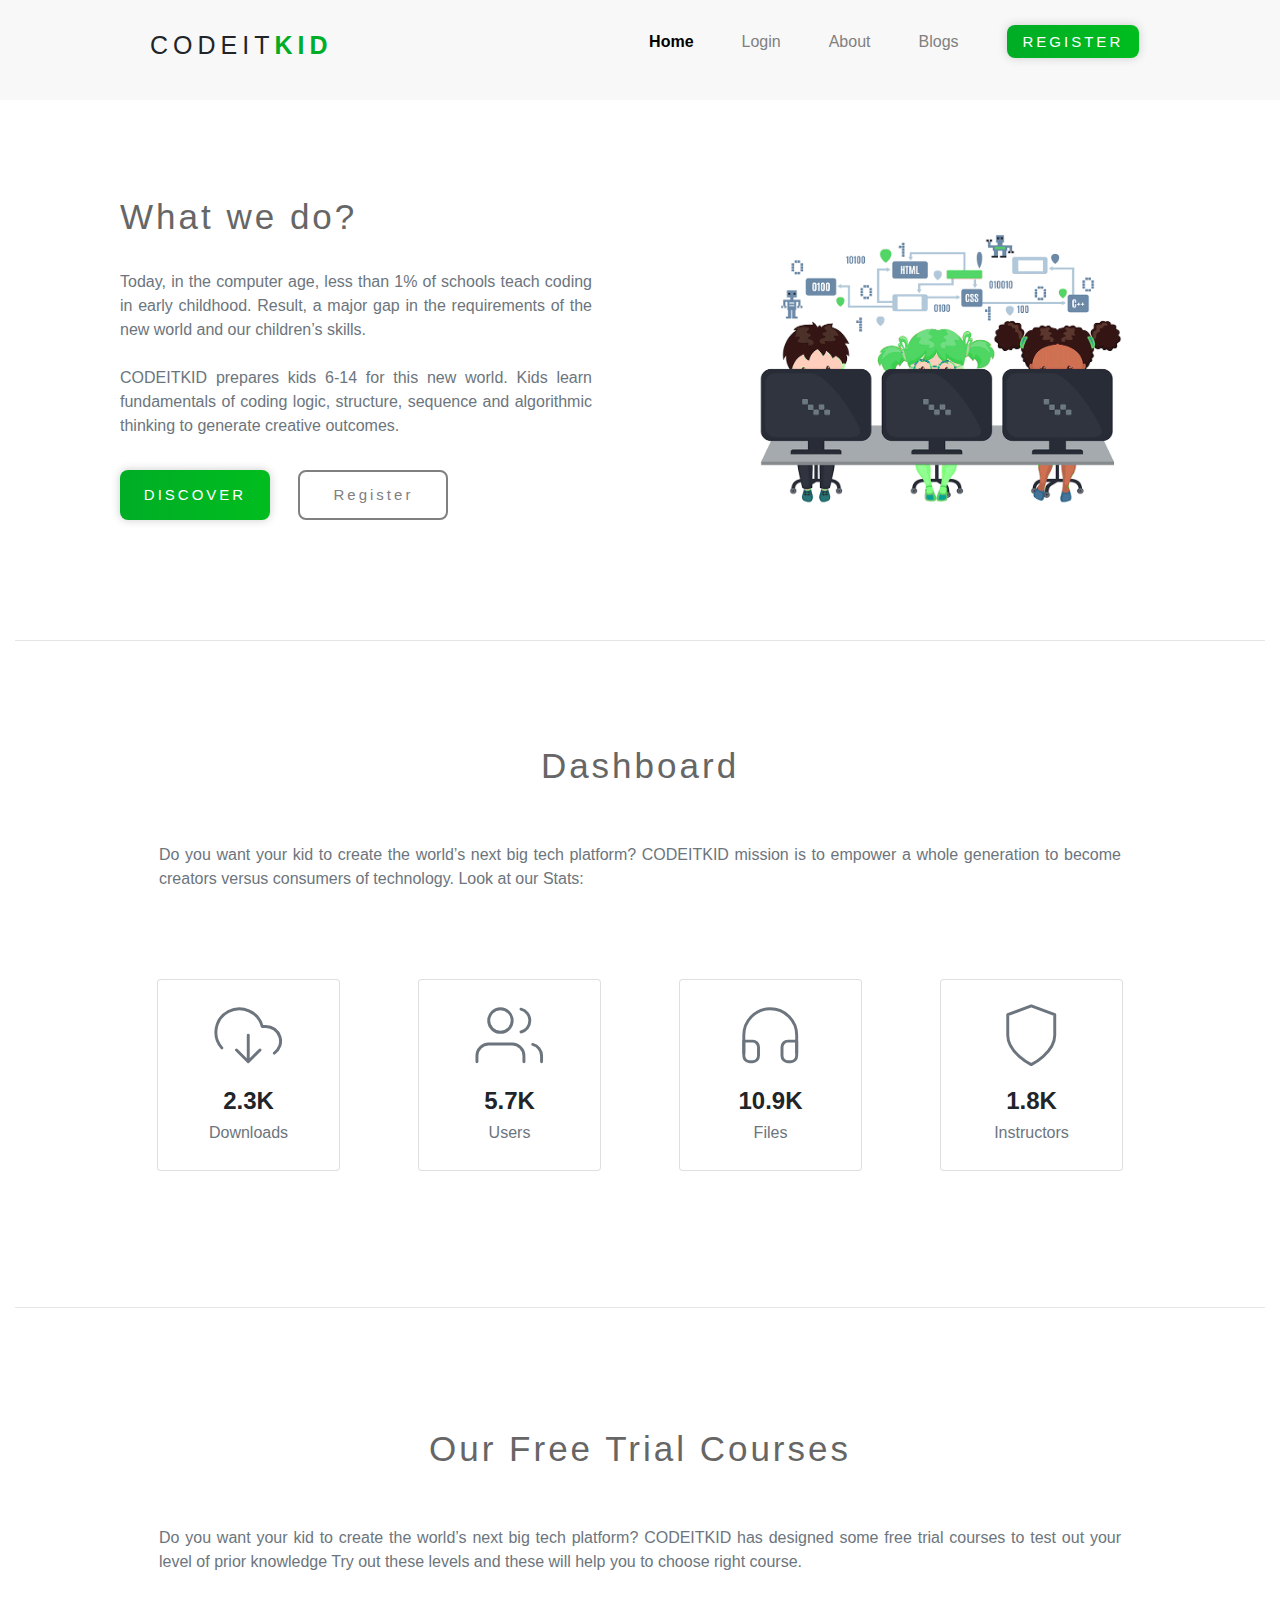
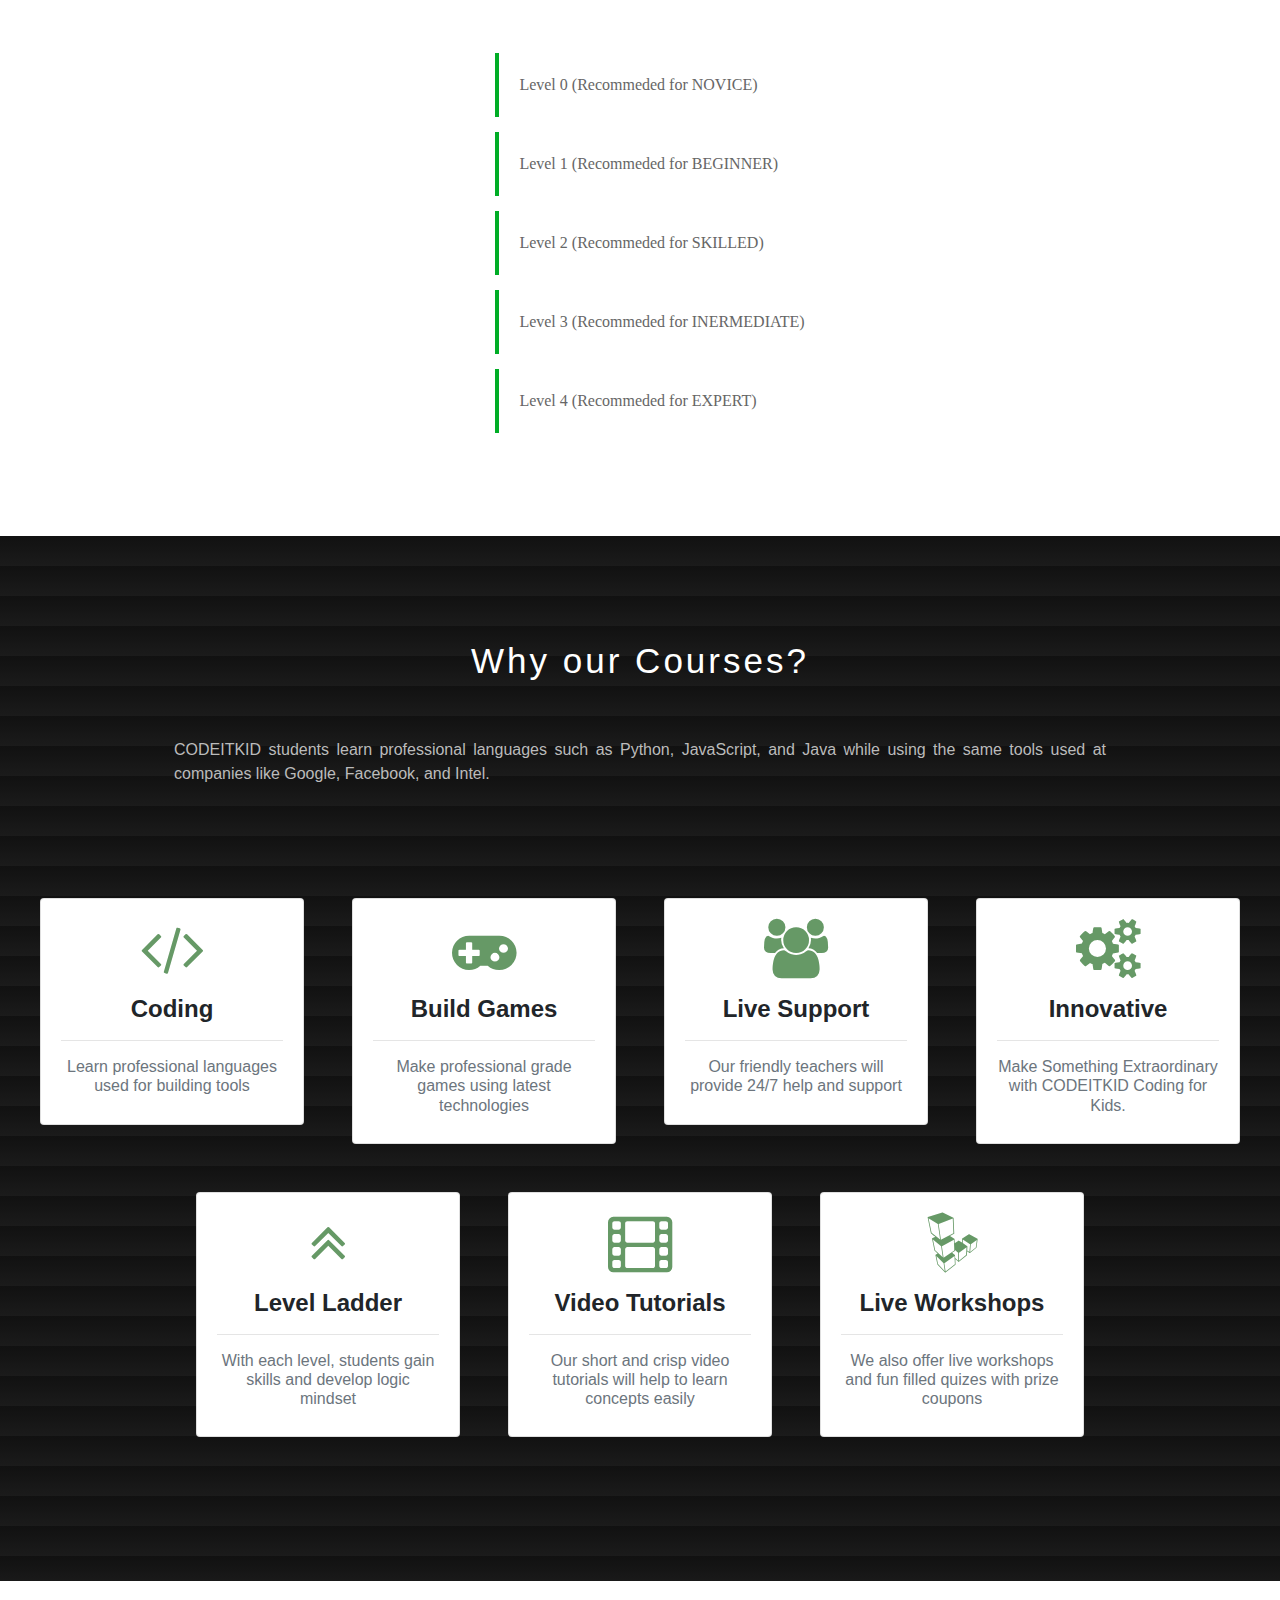
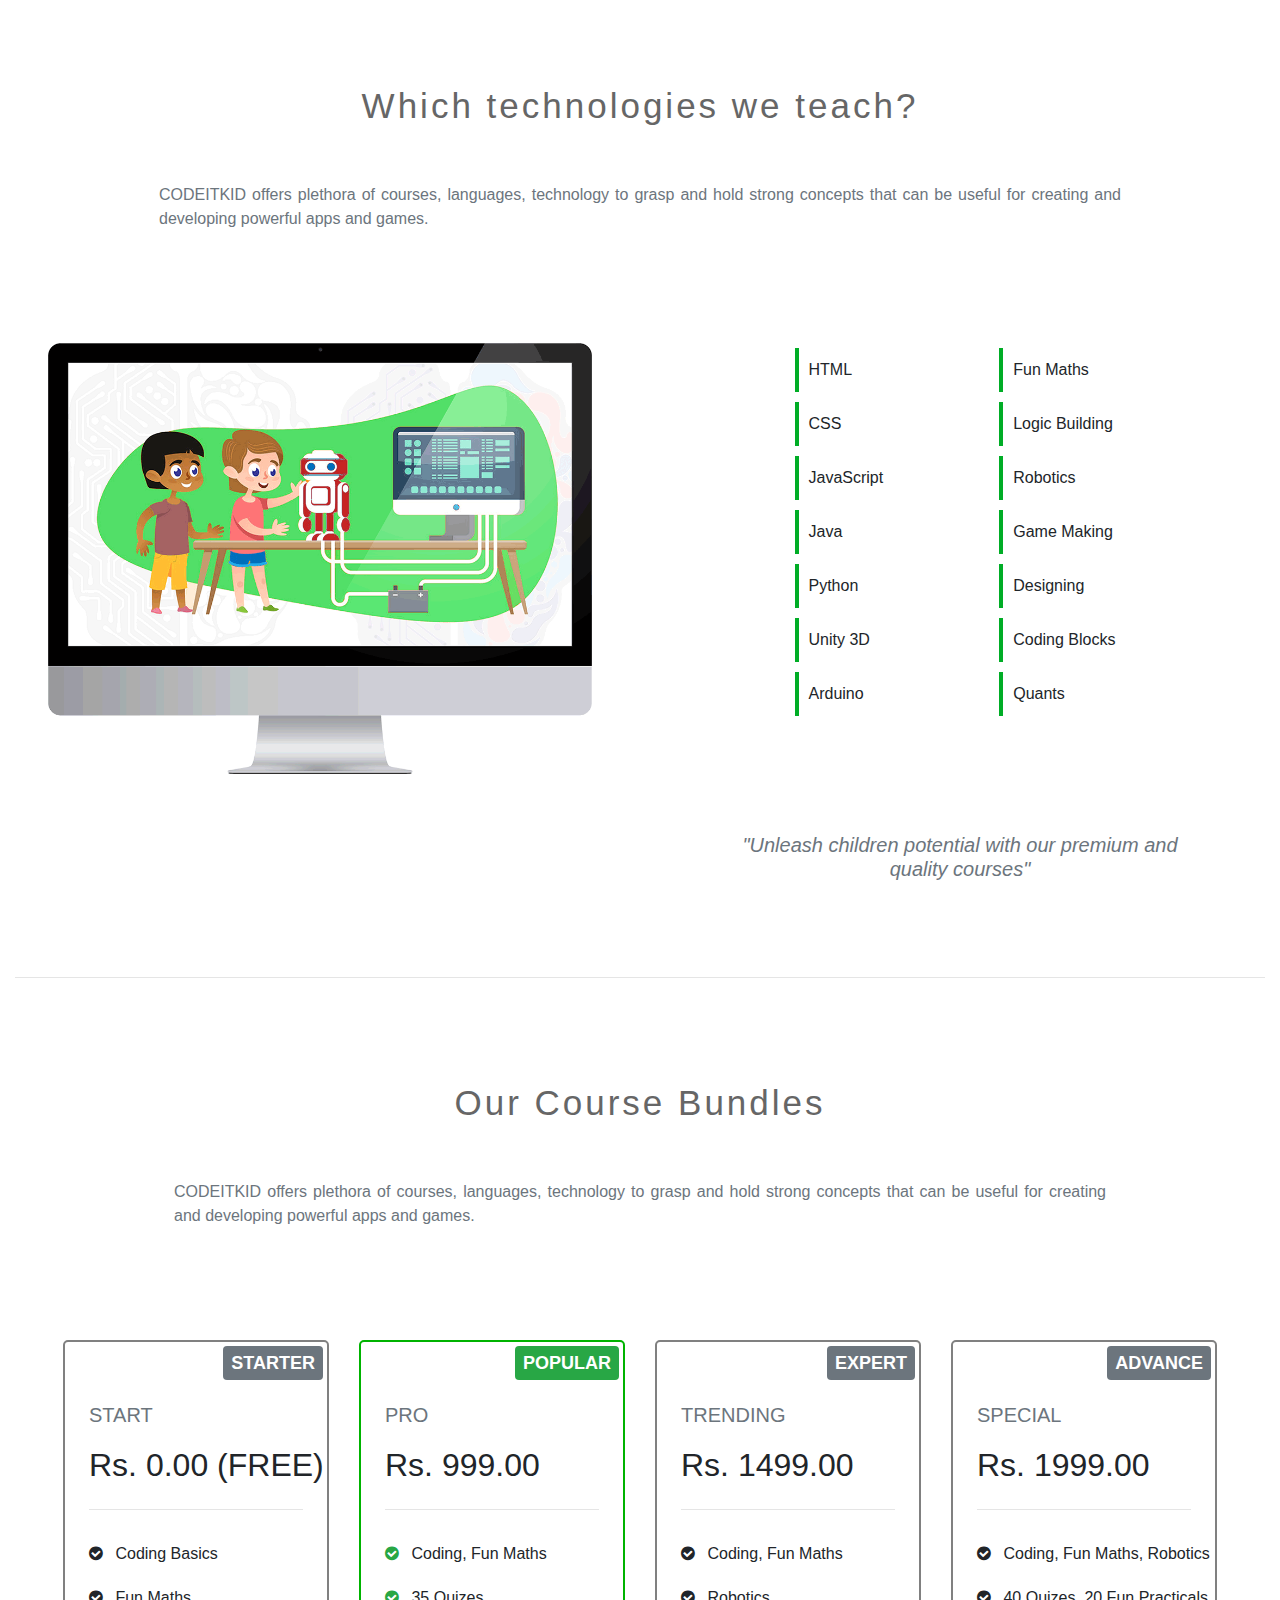
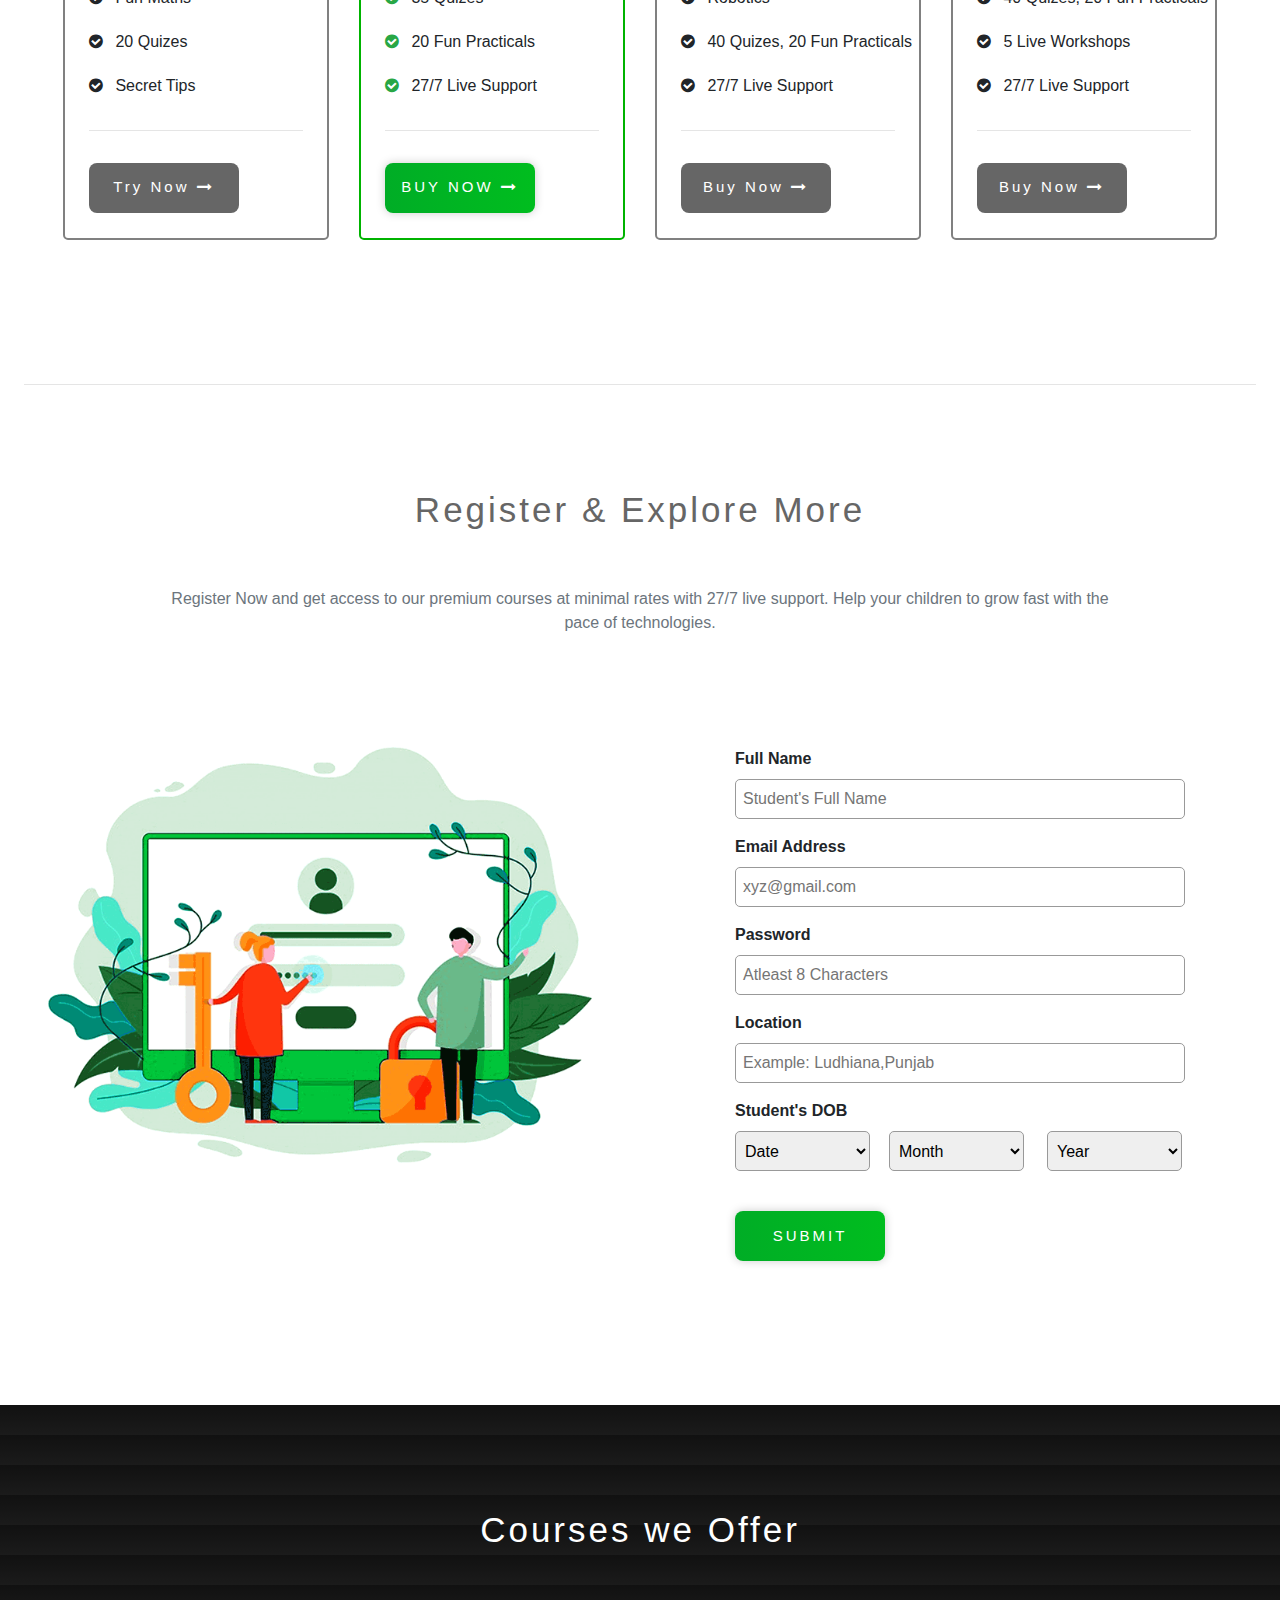
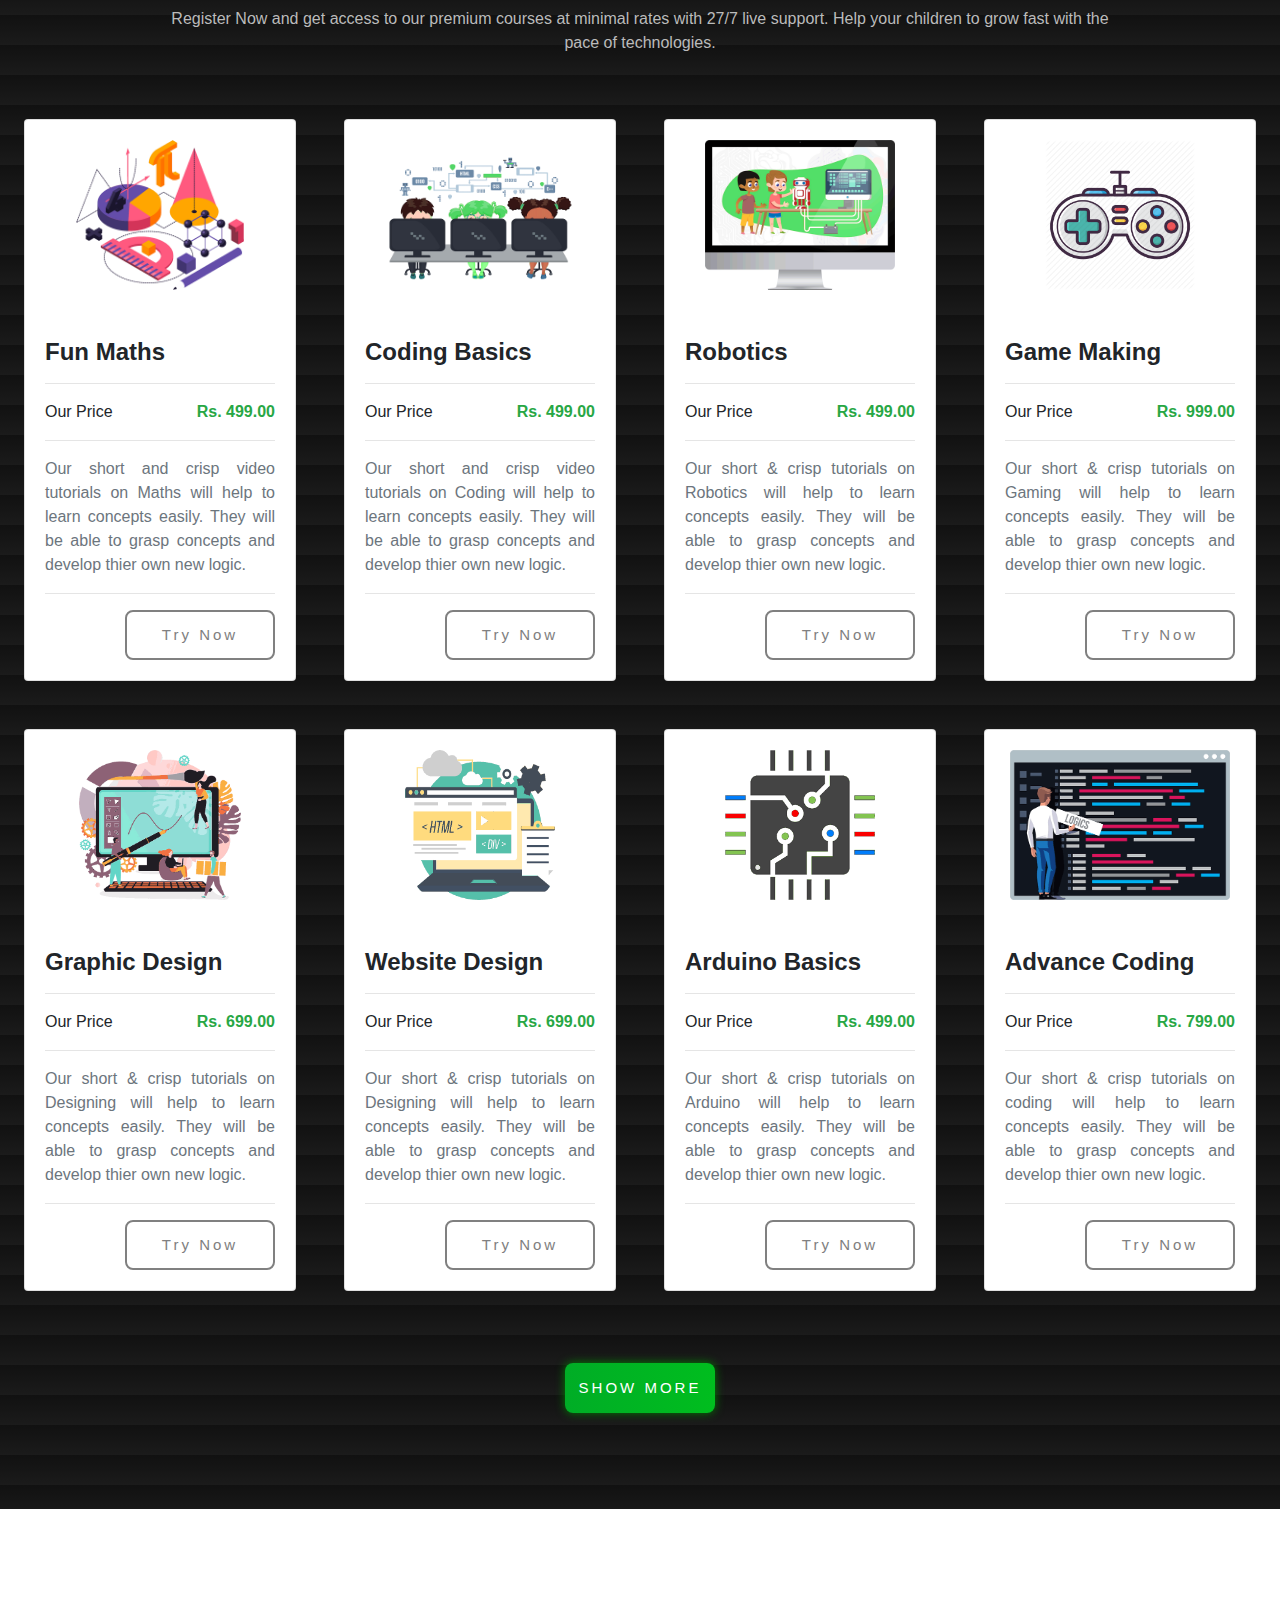
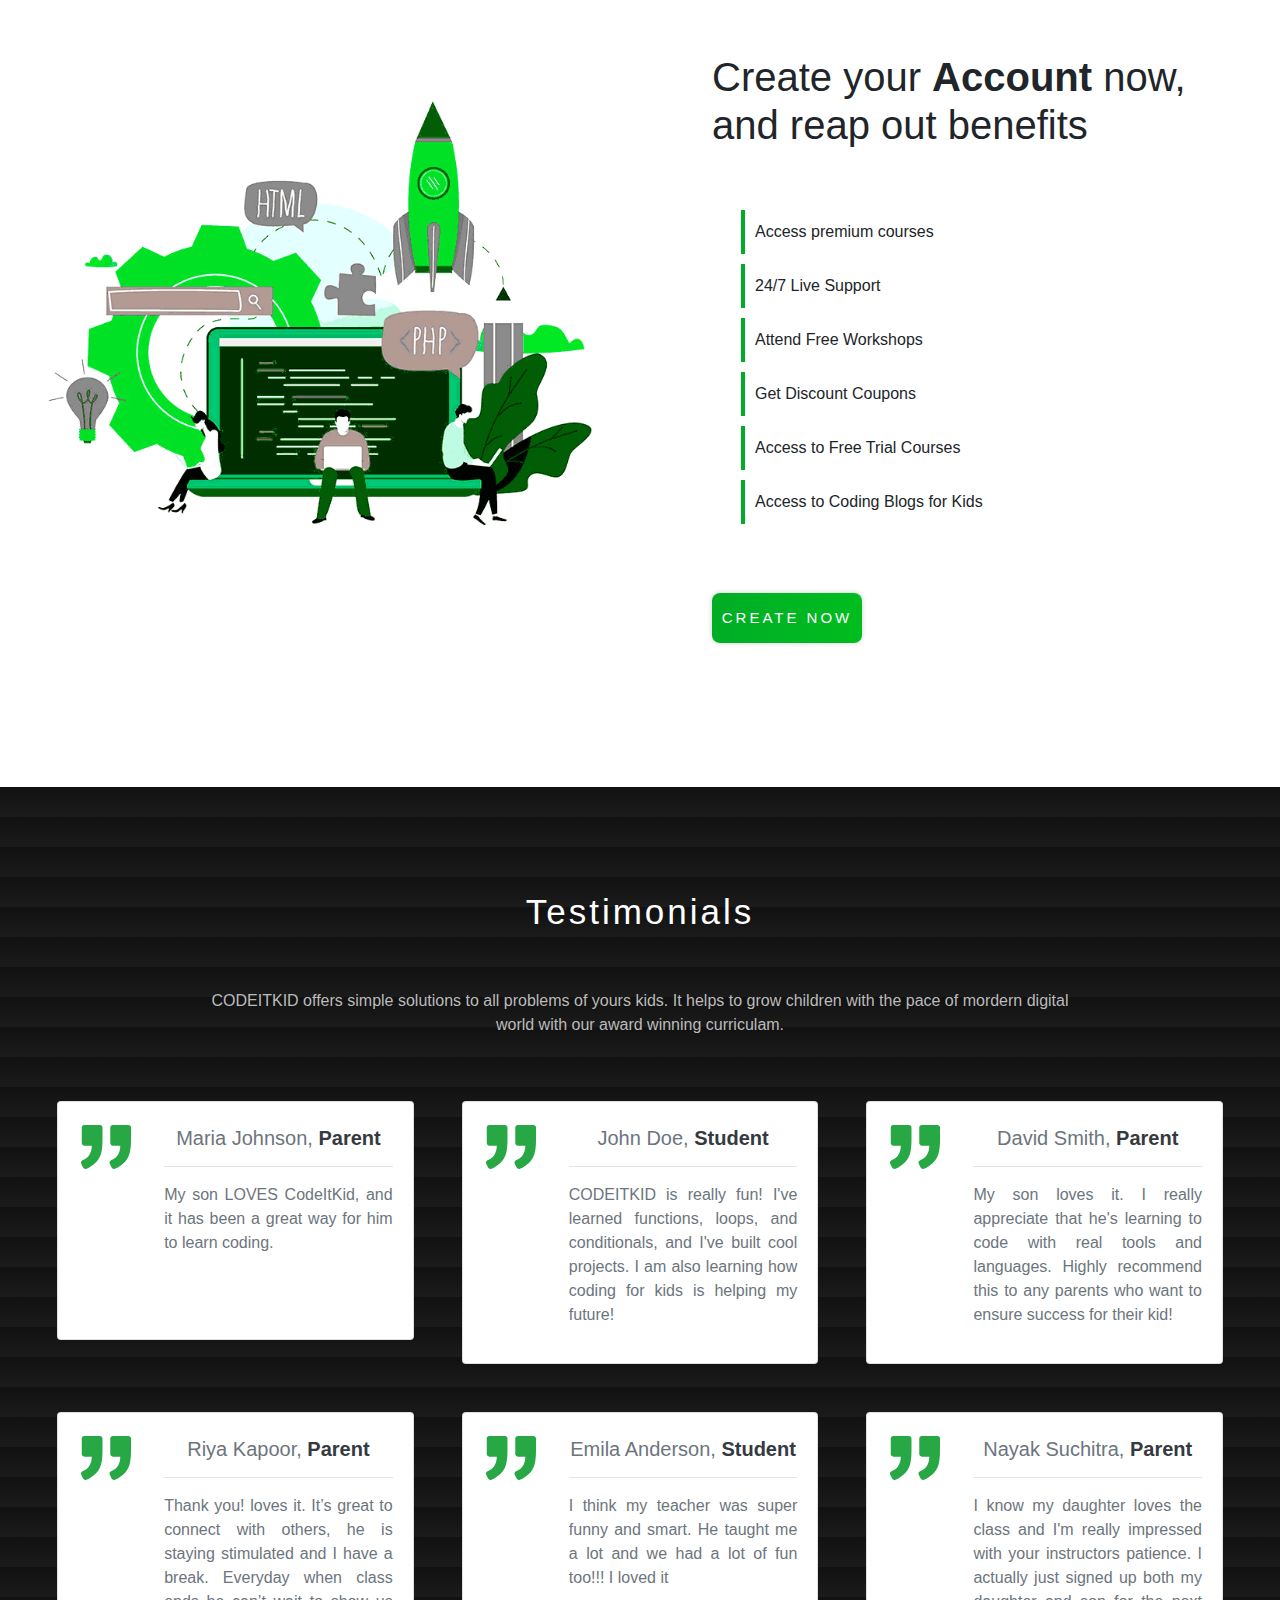
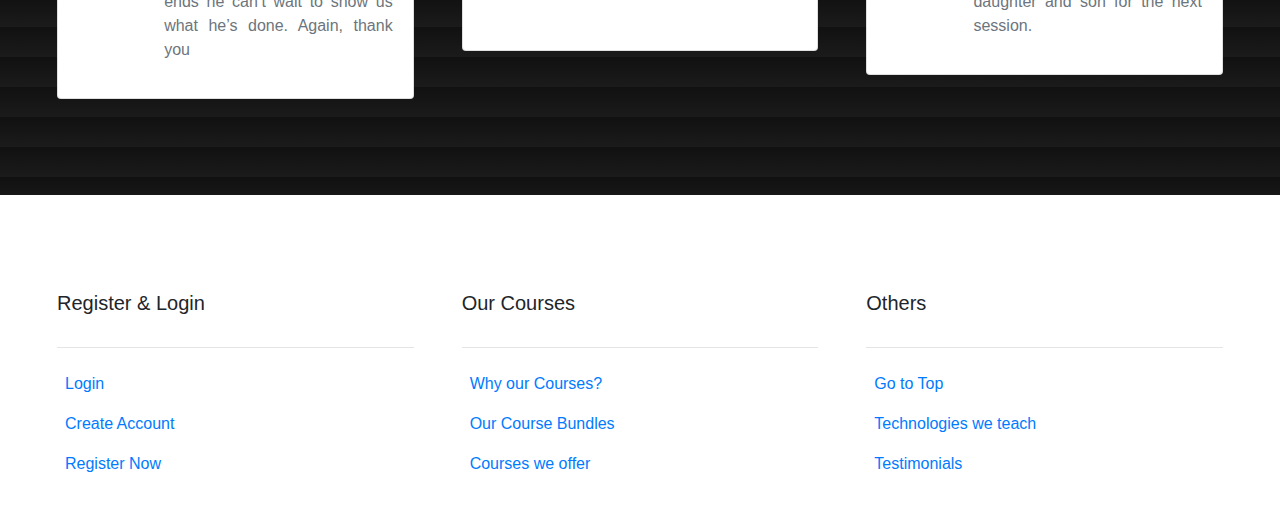
<file: index.html>
<!DOCTYPE html>
<html lang="en">
<head>
    <meta charset="UTF-8">
    <meta name="viewport" content="width=device-width, initial-scale=1.0">
    <title>CODEITKID | Home</title>
    <!-- <link href="https://unpkg.com/tailwindcss@^1.0/dist/tailwind.min.css" rel="stylesheet"> -->
    <link rel="stylesheet" href="https://stackpath.bootstrapcdn.com/bootstrap/4.5.0/css/bootstrap.min.css">
    <link rel="stylesheet" href="index.css">
    <link rel="stylesheet" href="https://stackpath.bootstrapcdn.com/font-awesome/4.7.0/css/font-awesome.min.css">

</head>
<body>
    <header>
        <nav>
            <div class="container-fluid">
                <div class="row">
                    <div class="col-12 col-md-5 text-center text-md-left pl-md-5">
                        <div class="pl-md-4">
                            <h1 class="pl-md-5">CODEIT<span>KID</span></h1>
                        </div>
                    </div>

                    <div class="col-12 col-md-7">
                    <hr class="my-3 d-md-none">

                        <div class="d-flex justify-content-center align-items-center flex-column flex-lg-row">
                            <ul class="d-flex list-unstyled">
                                <li class="px-4 active"><a href="#">Home</a></li>
                                <li class="px-4"><a href="login.html">Login</a></li>
                                <li class="px-4"><a href="about.html">About</a></li>
                            </ul>

                            <ul class="d-flex list-unstyled">
                              <li class="px-4"><a href="blogs.html">Blogs</a></li>                         

                              <li class="px-4 d-none d-lg-block reg"><a href="#r1" class="btn1 py-2 px-3">Register</a></li>
            
                          </ul>
                        </div>
                    </div>

                </div>
            </div>
        </nav>
    </header>


        <main>
            <section class="my-5">
            <div class="container-fluid">

                <div class="row main px-3">
                    <div class="col-12 text-justify col-md-6 px-2 px-md-4 my-md-5 col-lg-5 offset-lg-1 px-lg-0 pr-lg-5">
                        <h2>What we do?</h2>
                        <p class="my-4 text-secondary">
                        Today, in the computer age, less than 1% of schools teach coding in early 
                        childhood. Result, a major gap in the requirements of the new world and our 
                        children’s skills.
                        <br><br>                     
                        CODEITKID prepares kids 6-14 for this new world. Kids learn fundamentals of 
                        coding logic, structure, sequence and algorithmic thinking to generate creative
                        outcomes.<br><br>
                        <a href="about.html"><button class="btn1 mr-2 mr-md-4 mt-2">Discover</button></a>
                        <a href="#r1"><button class="btn2 mt-2">Register</button></a>

                    </div>

                    <div class="col-12 justify-content-center d-flex col-md-6 px-3 col-lg-5 pl-lg-5">
                        <img src="images/main2.png" class="mainImg img-fluid pl-lg-5 mt-md-5" alt="Student Lab">
                    </div>
                </div>   
                </div>             
            </section>

            <section>
                
                <div class="container-fluid">
                    <hr class="my-5">
                    <div class="row">
                        <div class="col-12 text-center mt-md-2">
                            <h2 class="headings mt-5">Dashboard</h2>
                            <div class="mx-md-5 px-lg-5 mt-5 px-2 text-justify"><p class="px-lg-5"><span class="text-secondary text-justify">Do you want your kid to create the world’s next big tech platform? 
                                CODEITKID mission is to empower a whole generation to become creators
                                 versus consumers of technology. Look at our Stats:</span></p></div>
                            
                        </div>

                        <div class="col-12 mt-5 px-3 mb-5">
                            <div class="row justify-content-lg-center">
                                <div class="col-6 mt-4 col-md-3 col-lg-2 mx-lg-4">
                                    <div class="card">
                                        <div class="card-body text-center">
                                            <svg fill="none" stroke="currentColor" stroke-linecap="round" stroke-linejoin="round" stroke-width="1" class="text-secondary w-50 h-50 mb-3 inline-block" viewBox="0 0 24 24">
                                                <path d="M8 17l4 4 4-4m-4-5v9"></path>
                                                <path d="M20.88 18.09A5 5 0 0018 9h-1.26A8 8 0 103 16.29"></path>
                                              </svg>

                                             <h4 style="font-weight: 700;">2.3K</h4>
                                             <h6 class="text-secondary">Downloads</h6>
                                        </div>
                                    </div>
                                </div>
                            
                            <div class="col-6 mt-4 col-md-3 col-lg-2 mx-lg-4">
                                <div class="card">
                                    <div class="card-body text-center">
                                        <svg fill="none" stroke="currentColor" stroke-linecap="round" stroke-linejoin="round" stroke-width="1" class="text-secondary w-50 h-50 mb-3 inline-block" viewBox="0 0 24 24">
                                            <path d="M17 21v-2a4 4 0 00-4-4H5a4 4 0 00-4 4v2"></path>
                                            <circle cx="9" cy="7" r="4"></circle>
                                            <path d="M23 21v-2a4 4 0 00-3-3.87m-4-12a4 4 0 010 7.75"></path>
                                          </svg>

                                         <h4 style="font-weight: 700;">5.7K</h4>
                                         <h6 class="text-secondary">Users</h6>
                                    </div>
                                </div>
                            </div>

                            <div class="col-6 mt-4 col-md-3 col-lg-2 mx-lg-4">
                                <div class="card">
                                    <div class="card-body text-center">
                                        <svg fill="none" stroke="currentColor" stroke-linecap="round" stroke-linejoin="round" stroke-width="1" class="text-secondary mb-3 w-50 h-50" viewBox="0 0 24 24">
                                            <path d="M3 18v-6a9 9 0 0118 0v6"></path>
                                            <path d="M21 19a2 2 0 01-2 2h-1a2 2 0 01-2-2v-3a2 2 0 012-2h3zM3 19a2 2 0 002 2h1a2 2 0 002-2v-3a2 2 0 00-2-2H3z"></path>
                                          </svg>

                                         <h4 style="font-weight: 700;">10.9K</h4>
                                         <h6 class="text-secondary">Files</h6>
                                    </div>
                                </div>
                            </div>

                            <div class="col-6 mt-4 col-md-3 col-lg-2 mx-lg-4">
                                <div class="card">
                                    <div class="card-body text-center">
                                        <svg fill="none" stroke="currentColor" stroke-linecap="round" stroke-linejoin="round" stroke-width="1" class="text-secondary w-50 h-50 mb-3 inline-block" viewBox="0 0 24 24">
                                            <path d="M12 22s8-4 8-10V5l-8-3-8 3v7c0 6 8 10 8 10z"></path>
                                          </svg>

                                         <h4 style="font-weight: 700;">1.8K</h4>
                                         <h6 class="text-secondary">Instructors</h6>
                                    </div>
                                </div>
                            </div>
                        </div>    

                        </div>
                    </div>
                </div>
                
            </section>

            <section class="my-5">
                <div class="container-fluid pt-4">
                <hr class="px-5  py-4">
                    
                    <div class="row">
                        <div class="col-12 text-center mt-md-2">
                            <h2 class="headings mt-5">Our Free Trial Courses</h2>
                            <div class="mx-md-5 px-lg-5 mt-5 px-2 text-justify"><p class="px-lg-5"><span class="text-secondary text-justify">Do you want your kid to create the world’s next big tech platform? 
                                CODEITKID has designed some free trial courses to test out your level of prior knowledge
                                Try out these levels and these will help you to choose right course.</span></p></div>
                            
                        </div>
                        <div class="col-12 mt-5 mb-4 d-flex justify-content-md-center">
                            <div class = "list">
                                <ul>
                                    <li><span>Level 0 (Recommeded for NOVICE)</span></li>
                                    <li><span>Level 1 (Recommeded for BEGINNER)</span></li>
                                    <li><span>Level 2 (Recommeded for SKILLED)</span></li>
                                    <li><span>Level 3 (Recommeded for INERMEDIATE)</span></li>
                                    <li><span>Level 4 (Recommeded for EXPERT)</span></li>
                                            
                                </ul>
                            </div>
                        </div>

                    </div>

                </div>
            </section>

            <section class="mt-5" id="r2">
                <div class="container-fluid linedBcg my-5 pb-5">
                    <div class="row">
                        <div class="col-12 mt-5">
                            <div class="col-12 text-center mt-md-2">
                                <h2 class="headings mt-5 text-white">Why our Courses?</h2>
                                <div class="mx-md-5 px-lg-5 mt-5 px-2 text-justify"><p class="px-lg-5"><span class="light1 text-justify">
                                    CODEITKID students learn professional languages such as Python,
                                     JavaScript, and Java while using the same tools used at companies
                                      like Google, Facebook, and Intel.</span></p></div>
                                
                            </div>
                        </div>
                    </div>
                    
                    <div class="col-12 mt-5 px-3 mb-5">
                        <div class="row justify-content-lg-center">
                            <div class="col-12 mt-5 col-sm-6 col-lg-3 px-md-4">
                                <div class="card">
                                    <div class="card-body text-center">
                                        <i class="fa fa-code mb-3"></i>
                                        <h4 style="font-weight: 700;">Coding</h4>

                                        <hr>
                                         <h6 class="text-secondary">Learn professional languages used
                                             for building tools
                                         </h6>
                                    </div>
                                </div>
                            </div>

                            <div class="col-12 mt-5 col-sm-6 col-lg-3 px-md-4">
                                <div class="card d-flex">
                                    <div class="card-body text-center">
                                        <i class="fa fa-gamepad mb-3"></i>
                                        <h4 style="font-weight: 700;">Build Games</h4>

                                        <hr>
                                         <h6 class="text-secondary">Make professional grade games using
                                             latest technologies
                                         </h6>
                                    </div>
                                </div>
                            </div>

                            <div class="col-12 mt-5 col-sm-6 col-lg-3 px-md-4">
                                <div class="card">
                                    <div class="card-body text-center">
                                        <i class="fa fa-users mb-3"></i>
                                        <h4 style="font-weight: 700;">Live Support</h4>

                                        <hr>
                                         <h6 class="text-secondary">Our friendly teachers will provide 24/7
                                             help and support
                                         </h6>
                                    </div>
                                </div>
                            </div>

                            <div class="col-12 mt-5 col-sm-6  col-lg-3 px-md-4">
                                <div class="card">
                                    <div class="card-body text-center">
                                        <i class="fa fa-cogs mb-3"></i>
                                        <h4 style="font-weight: 700;">Innovative</h4>

                                        <hr>
                                         <h6 class="text-secondary">Make Something Extraordinary with CODEITKID
                                              Coding for Kids. 
                                         </h6>
                                    </div>
                                </div>
                            </div>

                            <div class="col-12 mt-5 col-sm-6  col-lg-3 px-md-4">
                                <div class="card">
                                    <div class="card-body text-center">
                                        <i class="fa fa-angle-double-up mb-3"></i>
                                        <h4 style="font-weight: 700;">Level Ladder</h4>

                                        <hr>
                                         <h6 class="text-secondary">
                                            With each level, students gain skills and
                                            develop logic mindset
                                         </h6>
                                    </div>
                                </div>
                            </div>

                            <div class="col-12 mt-5 col-sm-6  col-lg-3 px-md-4">
                                <div class="card">
                                    <div class="card-body text-center">
                                        <i class="fa fa-film mb-3"></i>
                                        <h4 style="font-weight: 700;">Video Tutorials</h4>

                                        <hr>
                                         <h6 class="text-secondary">
                                            Our short and crisp video tutorials
                                            will help to learn concepts easily
                                         </h6>
                                    </div>
                                </div>
                            </div>

                            <div class="col-12 mt-5 col-sm-6  col-lg-3 px-md-4">
                                <div class="card mb-5">
                                    <div class="card-body text-center">
                                        <i class="fa fa-linode mb-3"></i>
                                        <h4 style="font-weight: 700;">Live Workshops</h4>

                                        <hr>
                                         <h6 class="text-secondary">
                                            We also offer live workshops and fun filled quizes with
                                            prize coupons
                                         </h6>
                                    </div>
                                </div>
                            </div>
                        
                        
                    </div>
                    </div>
                   
                </div>
            </section>

            <section>
                <div class="container-fluid">
                    <div class="row" id="r5">
                        <div class="col-12 text-center mt-md-2">
                            <h2 class="headings mt-5">Which technologies we teach?</h2>
                            <div class="mx-md-5 px-lg-5 mt-5 px-2 text-justify"><p class="px-lg-5"><span class="text-secondary text-justify">
                                CODEITKID offers plethora of courses, languages, technology to grasp and hold strong concepts 
                            that can be useful for creating and developing powerful apps and games.</span></p></div>
                            
                        </div>
                        <div class="col-12 col-md-6 mt-5 px-md-5">
                            <img src = "images/lap.png" class="img-fluid py-5 livelap" alt="Laptop pic">
                        </div>

                        <div class="col-12 col-md-6 mt-5 px-md-5">
                            <div class=" d-flex justify-content-center">
                            <ul class="list-unstyled py-5 list2 px-5">
                                <li><span>HTML</span></li><br>
                                <li><span>CSS</span></li><br>
                                <li><span>JavaScript</span></li><br>
                                <li><span>Java</span></li><br>
                                <li><span>Python</span></li><br>
                                <li><span>Unity 3D</span></li><br>
                                <li><span>Arduino</span></li><br>                                
                            </ul>

                            <ul class="list-unstyled py-5 list2 px-md-5">
                                <li><span>Fun Maths</span></li><br>
                                <li><span>Logic Building</span></li><br>
                                <li><span>Robotics</span></li><br>
                                <li><span>Game Making</span></li><br>
                                <li><span>Designing</span></li><br>
                                <li><span>Coding Blocks</span></li><br>
                                <li><span>Quants</span></li><br>                                
                            </ul>
                         </div>
                         <h5 class="d-none d-lg-block text-secondary font-italic my-md-5 my-4 px-4 text-center">
                             "Unleash children potential with our premium and quality courses"</h5>
                        </div>

                        <div class="col-12 d-lg-none px-4">
                            <h5 class="text-secondary font-italic my-md-5 my-4 px-4 justify-content-center d-flex">
                                "Unleash children potential with our premium and quality courses"</h5>
                        </div>

                    </div>
                <hr class="my-5">

                </div>
            </section>

            <section id="r3">
                <div class="container-fluid">
                    <div class="row">
                        <div class="col-12">
                            <div class="col-12 text-center mt-md-2">
                                <h2 class="headings mt-5">Our Course Bundles</h2>
                                <div class="mx-md-5 px-lg-5 mt-5 px-2 text-justify"><p class="px-lg-5"><span class="text-secondary text-justify">
                                    CODEITKID offers plethora of courses, languages, technology to grasp and hold strong concepts 
                                that can be useful for creating and developing powerful apps and games.</span></p></div>
                                
                            </div>
                        </div>

                        <div class="col-12 course my-5">
                            <div class="row px-md-5 px-4">
                                <div class="col-12 col-md-6 col-lg-4 col-xl-3">
                                    <div class="card my-5" style="height: 500px;">
                                        <p class="text-right"><span class="text-right  p-2 m-1 badge badge-secondary d-inline-block">STARTER</span></p>
                                        <p class="pl-4 text-secondary" style="font-size:20px">START</p>
                                        <h2 class="pl-4">Rs. 0.00 (FREE)</h2>
                                        <div class="px-4"> 
                                             <hr>                                            
                                        </div>
                                        <p class="pl-4 mt-3"><i class="fa fa-check-circle pr-2"></i> Coding Basics</p>
                                        <p class="pl-4 mt-1"><i class="fa fa-check-circle pr-2"></i> Fun Maths</p>
                                        <p class="pl-4 mt-1"><i class="fa fa-check-circle pr-2"></i> 20 Quizes</p>
                                        <p class="pl-4 mt-1"><i class="fa fa-check-circle pr-2"></i> Secret Tips</p>
                                        <div class="px-4"> 
                                            <hr>                                            
                                       </div>
                                        <button class="btn2 mt-3 ml-4">Try Now <i class="fa fa-long-arrow-right "></i></button>
                                    </div>
                                </div>

                                <div class="col-12 col-md-6 col-lg-4 col-xl-3">
                                    <div class="card my-5 popu" style="height: 500px;">
                                        <p class="text-right"><span class="text-right  p-2 m-1 badge badge-success d-inline-block">POPULAR</span></p>
                                        <p class="pl-4 text-secondary" style="font-size:20px">PRO</p>
                                        <h2 class="pl-4">Rs. 999.00</h2>
                                        <div class="px-4"> 
                                             <hr>                                            
                                        </div>
                                        <p class="pl-4 mt-3"><i class="fa fa-check-circle pr-2 text-success"></i> Coding, Fun Maths</p>
                                        <p class="pl-4 mt-1"><i class="fa fa-check-circle pr-2 text-success"></i> 35 Quizes</p>
                                        <p class="pl-4 mt-1"><i class="fa fa-check-circle pr-2 text-success"></i> 20 Fun Practicals</p>
                                        <p class="pl-4 mt-1"><i class="fa fa-check-circle pr-2 text-success"></i> 27/7 Live Support</p>
                                        <div class="px-4"> 
                                            <hr>                                            
                                       </div>
                                        <button class="btn1 mt-3 ml-4">Buy Now <i class="fa fa-long-arrow-right "></i></button>
                                    </div>
                                </div>

                                <div class="col-12 col-md-6 col-lg-4 col-xl-3">
                                    <div class="card my-5" style="height: 500px;">
                                        <p class="text-right"><span class="text-right  p-2 m-1 badge badge-secondary d-inline-block">EXPERT</span></p>
                                        <p class="pl-4 text-secondary" style="font-size:20px">TRENDING</p>
                                        <h2 class="pl-4">Rs. 1499.00</h2>
                                        <div class="px-4"> 
                                             <hr>                                            
                                        </div>
                                        <p class="pl-4 mt-3"><i class="fa fa-check-circle pr-2"></i> Coding, Fun Maths</p>
                                        <p class="pl-4 mt-1"><i class="fa fa-check-circle pr-2"></i> Robotics</p>
                                        <p class="pl-4 mt-1"><i class="fa fa-check-circle pr-2"></i> 40 Quizes, 20 Fun Practicals</p>
                                        <p class="pl-4 mt-1"><i class="fa fa-check-circle pr-2"></i> 27/7 Live Support</p>
                                        <div class="px-4"> 
                                            <hr>                                            
                                       </div>
                                        <button class="btn2 mt-3 ml-4">Buy Now <i class="fa fa-long-arrow-right "></i></button>
                                    </div>
                                </div>

                                <div class="col-12 col-md-6 col-lg-4 col-xl-3">
                                    <div class="card my-5" style="height: 500px;">
                                        <p class="text-right"><span class="text-right p-2 m-1 badge badge-secondary d-inline-block">ADVANCE</span></p>
                                        <p class="pl-4 text-secondary" style="font-size:20px">SPECIAL</p>
                                        <h2 class="pl-4">Rs. 1999.00</h2>
                                        <div class="px-4"> 
                                             <hr>                                            
                                        </div>
                                        <p class="pl-4 mt-3"><i class="fa fa-check-circle pr-2"></i> Coding, Fun Maths, Robotics</p>
                                        <p class="pl-4 mt-1"><i class="fa fa-check-circle pr-2"></i> 40 Quizes, 20 Fun Practicals</p>
                                        <p class="pl-4 mt-1"><i class="fa fa-check-circle pr-2"></i> 5 Live Workshops</p>
                                        <p class="pl-4 mt-1"><i class="fa fa-check-circle pr-2"></i> 27/7 Live Support</p>
                                        <div class="px-4"> 
                                            <hr>                                            
                                       </div>
                                        <button class="btn2 mt-3 ml-4">Buy Now <i class="fa fa-long-arrow-right "></i></button>
                                    </div>
                                </div>
                            </div>                            
                        </div>
                    </div>
                </div>

            </section>

            <section class="my-5">
                <div class="px-4"> 
                    <hr class="my-3">                                            
               </div>
                <div class="container-fluid mt-5" id="r1">
                    <div class="row">
                        <div class="col-12 text-center mt-md-2">
                            <h2 class="headings mt-5">Register & Explore More</h2>
                            <div class="mx-md-5 px-lg-5 mt-5 px-2 text-justify text-xl-center"><p class="px-lg-5"><span class="text-secondary text-justify">
                                Register Now and get access to our premium courses at minimal rates with 27/7 live support.
                            Help your children to grow fast with the pace of technologies.</span></p></div>
                            
                        </div>
                        <div class="col-12 col-md-6 mt-5 px-md-5">
                            <img src = "images/reg.png" class="img-fluid py-5 livelap" alt="Register graphic">
                        </div>

                        <div class="col-12 col-md-6 mt-5 ">
                            <div class="row justify-content-center">
                                <div class="mt-md-5 col-9 d-flex flex-column">
                                    <label for="t1" class="font-weight-bold">Full Name</label>
                                    <input autocomplete="off" type = "text" id = "t1" placeholder="Student's Full Name" class="inputText">                                
                                </div>

                                <div class="mt-3 col-9 d-flex flex-column">
                                    <label for="t2" class="font-weight-bold">Email Address</label>
                                    <input autocomplete="off" type = "text" id = "t2" placeholder="xyz@gmail.com" class="inputText">                                
                                </div>

                                <div class="mt-3 col-9 d-flex flex-column">
                                    <label for="t6" class="font-weight-bold">Password</label>
                                    <input autocomplete="off" type = "password" id = "t6" placeholder="Atleast 8 Characters" class="inputText">                                
                                </div>

                                

                                <div class="mt-3 col-9 d-flex flex-column">
                                    <label for="t7" class="font-weight-bold">Location</label>
                                    <input autocomplete="off" type = "text" id = "t7" placeholder="Example: Ludhiana,Punjab" class="inputText">                                
                                </div>

                                <div class="mt-3 col-9 d-flex flex-column">
                                    <label for="t3" class="font-weight-bold">Student's DOB</label>
                                    <div class="d-flex flex-row">
                                    <div class="col-4 pl-0 d-flex flex-column">
                                    
                                        <select class="inputText" id="t3" >
                                            <option selected hidden>Date</option>
                                            <option value="01">01</option>      <option value="02">02</option>
                                            <option value="03">03</option>      <option value="04">04</option>
                                            <option value="05">05</option>      <option value="06">06</option>
                                            <option value="07">07</option>      <option value="08">08</option>
                                            <option value="09">09</option>      <option value="10">10</option>
                                            <option value="11">11</option>      <option value="12">12</option>
                                            <option value="13">13</option>      <option value="14">14</option>
                                            <option value="15">15</option>      <option value="16">16</option>
                                        </select>
                                    </div>

                                    <div class="col-4 pl-0 ml-1 d-flex flex-column">
                                        <select class="inputText" id="t4">
                                            <option selected hidden>Month</option>
                                            <option value="01">January</option>      <option value="02">Febuary</option>
                                            <option value="03">March</option>      <option value="04">April</option>
                                            <option value="05">May</option>      <option value="06">June</option>
                                            <option value="07">July</option>      <option value="08">August</option>
                                            <option value="09">September</option>      <option value="10">October</option>
                                            <option value="11">November</option>      <option value="12">December</option>
                                        </select>
                                    </div>

                                    <div class="col-4 pl-0 ml-2 d-flex flex-column">
                                        <select class="inputText" id="t5">
                                            <option selected hidden>Year</option>
                                            <option value="2005">2005</option>      <option value="2006">2006</option>
                                            <option value="2007">2007</option>      <option value="2008">2008</option>
                                            <option value="2009">2009</option>      <option value="2010">2010</option>
                                            <option value="2011">2011</option>      <option value="2012">2012</option>
                                            <option value="2013">2013</option>      <option value="2014">2014</option>
                                            <option value="2015">2015</option>      <option value="2016">2016</option>
                                        </select>
                                    </div>
                                </div>
                                </div>

                                
                                <div class="mt-3 col-9 d-flex flex-column">
                                    <button class="subBtn mt-4"> Submit </button>
                                </div>
                            </div>                    
                        </div>
                    </div>
                </div>
            </section>

            <section class="mt-5 pt-5" id="r4">
                <div class="container-fluid linedBcg2 mt-5 py-5">
                    <div class="row">
                        <div class="col-12 text-center mt-md-2">
                            <h2 class="headings text-white mt-5">Courses we Offer</h2>
                            <div class="mx-md-5 px-lg-5 mt-5 px-2 text-justify text-xl-center"><p class="px-lg-5"><span class="light1 text-justify">
                                Register Now and get access to our premium courses at minimal rates with 27/7 live support.
                            Help your children to grow fast with the pace of technologies.</span></p></div>
                            
                        </div>
                        
                        <!-- Course Cards -->
                        <div class="col-12 mt-5 col-sm-6 col-lg-4 col-xl-3 px-md-4">
                            <div class="card">
                                <div class="card-body text-center">
                                    <img src="images/course1.png" alt="" style="height: 150px;" class="img-fluid">
                                   
                                    <h4 style="font-weight: 700;" class="mt-5 text-left">Fun Maths</h4>     
                                    <hr>
                                    <div class="justify-content-between d-flex">
                                        <span>Our Price</span>
                                        <span class="font-weight-bold text-success">Rs. 499.00</span>
                                    </div>
                                    <hr>
                                     <p class="text-secondary text-justify">
                                        Our short and crisp video tutorials on Maths
                                        will help to learn concepts easily. They will 
                                        be able to grasp concepts and develop thier
                                        own new logic.
                                     </p>
                                    <hr>
                                    <div class="text-right">
                                        <button class="btn2">Try Now</button>
                                    </div>
                                </div>
                            </div>
                        </div>

                        <div class="col-12 mt-5 col-sm-6 col-lg-4 col-xl-3 px-md-4">
                            <div class="card">
                                <div class="card-body text-center">
                                    <img src="images/main2.png" alt="" style="height: 150px; " class="img-fluid" >
                                   
                                    <h4 style="font-weight: 700;" class="mt-5 text-left">Coding Basics</h4>     
                                    <hr>
                                    <div class="justify-content-between d-flex">
                                        <span>Our Price</span>
                                        <span class="font-weight-bold text-success">Rs. 499.00</span>
                                    </div>
                                    <hr>
                                     <p class="text-secondary text-justify">
                                        Our short and crisp video tutorials on Coding
                                        will help to learn concepts easily. They will 
                                        be able to grasp concepts and develop thier
                                        own new logic.
                                     </p>
                                    <hr>
                                    <div class="text-right">
                                        <button class="btn2">Try Now</button>
                                    </div>
                                </div>
                            </div>
                        </div>

                        <div class="col-12 mt-5 col-sm-6 col-lg-4 col-xl-3 px-md-4">
                            <div class="card">
                                <div class="card-body text-center">
                                    <img src="images/lap.png" alt="" style="height: 150px; " class="img-fluid">
                                   
                                    <h4 style="font-weight: 700;" class="mt-5 text-left">Robotics</h4>     
                                    <hr>
                                    <div class="justify-content-between d-flex">
                                        <span>Our Price</span>
                                        <span class="font-weight-bold text-success">Rs. 499.00</span>
                                    </div>
                                    <hr>
                                     <p class="text-secondary text-justify">
                                        Our short & crisp tutorials on Robotics
                                        will help to learn concepts easily. They will 
                                        be able to grasp concepts and develop thier
                                        own new logic.
                                     </p>
                                    <hr>
                                    <div class="text-right">
                                        <button class="btn2">Try Now</button>
                                    </div>
                                </div>
                            </div>
                        </div>

                        <div class="col-12 mt-5 col-sm-6 col-lg-4 col-xl-3 px-md-4">
                            <div class="card">
                                <div class="card-body text-center">
                                    <img src="images/course2.png" alt="" style="height: 150px; " class="img-fluid">
                                   
                                    <h4 style="font-weight: 700;" class="mt-5 text-left">Game Making</h4>     
                                    <hr>
                                    <div class="justify-content-between d-flex">
                                        <span>Our Price</span>
                                        <span class="font-weight-bold text-success">Rs. 999.00</span>
                                    </div>
                                    <hr>
                                     <p class="text-secondary text-justify">
                                        Our short & crisp tutorials on Gaming
                                        will help to learn concepts easily. They will 
                                        be able to grasp concepts and develop thier
                                        own new logic.
                                     </p>
                                    <hr>
                                    <div class="text-right">
                                        <button class="btn2">Try Now</button>
                                    </div>
                                </div>
                            </div>
                        </div>

                        <div class="col-12 mt-5 col-sm-6 col-lg-4 col-xl-3 px-md-4">
                            <div class="card">
                                <div class="card-body text-center">
                                    <img src="images/designing.png" alt="" style="height: 150px; " class="img-fluid">
                                   
                                    <h4 style="font-weight: 700;" class="mt-5 text-left">Graphic Design</h4>     
                                    <hr>
                                    <div class="justify-content-between d-flex">
                                        <span>Our Price</span>
                                        <span class="font-weight-bold text-success">Rs. 699.00</span>
                                    </div>
                                    <hr>
                                     <p class="text-secondary text-justify">
                                        Our short & crisp tutorials on Designing
                                        will help to learn concepts easily. They will 
                                        be able to grasp concepts and develop thier
                                        own new logic.
                                     </p>
                                    <hr>
                                    <div class="text-right">
                                        <button class="btn2">Try Now</button>
                                    </div>
                                </div>
                            </div>
                        </div>

                        <div class="col-12 mt-5 col-sm-6 col-lg-4 col-xl-3 px-md-4">
                            <div class="card">
                                <div class="card-body text-center">
                                    <img src="images/webdesign.png" alt="" style="height: 150px; " class="img-fluid">
                                   
                                    <h4 style="font-weight: 700;" class="mt-5 text-left">Website Design</h4>     
                                    <hr>
                                    <div class="justify-content-between d-flex">
                                        <span>Our Price</span>
                                        <span class="font-weight-bold text-success">Rs. 699.00</span>
                                    </div>
                                    <hr>
                                     <p class="text-secondary text-justify">
                                        Our short & crisp tutorials on Designing
                                        will help to learn concepts easily. They will 
                                        be able to grasp concepts and develop thier
                                        own new logic.
                                     </p>
                                    <hr>
                                    <div class="text-right">
                                        <button class="btn2">Try Now</button>
                                    </div>
                                </div>
                            </div>
                        </div>

                        <div class="col-12 mt-5 col-sm-6 col-lg-4 col-xl-3 px-md-4">
                            <div class="card">
                                <div class="card-body text-center">
                                    <img src="images/ardunio.png" alt="" style="height: 150px; " class="img-fluid">
                                   
                                    <h4 style="font-weight: 700;" class="mt-5 text-left">Arduino Basics</h4>     
                                    <hr>
                                    <div class="justify-content-between d-flex">
                                        <span>Our Price</span>
                                        <span class="font-weight-bold text-success">Rs. 499.00</span>
                                    </div>
                                    <hr>
                                     <p class="text-secondary text-justify">
                                        Our short & crisp tutorials on Arduino
                                        will help to learn concepts easily. They will 
                                        be able to grasp concepts and develop thier
                                        own new logic.
                                     </p>
                                    <hr>
                                    <div class="text-right">
                                        <button class="btn2">Try Now</button>
                                    </div>
                                </div>
                            </div>
                        </div>

                        <div class="col-12 mt-5 col-sm-6 col-lg-4 col-xl-3 px-md-4">
                            <div class="card">
                                <div class="card-body text-center">
                                    <img src="images/coding.png" alt="" style="height: 150px; " class="img-fluid">
                                   
                                    <h4 style="font-weight: 700;" class="mt-5 text-left">Advance Coding</h4>     
                                    <hr>
                                    <div class="justify-content-between d-flex">
                                        <span>Our Price</span>
                                        <span class="font-weight-bold text-success">Rs. 799.00</span>
                                    </div>
                                    <hr>
                                     <p class="text-secondary text-justify">
                                        Our short & crisp tutorials on coding
                                        will help to learn concepts easily. They will 
                                        be able to grasp concepts and develop thier
                                        own new logic.
                                     </p>
                                    <hr>
                                    <div class="text-right">
                                        <button class="btn2">Try Now</button>
                                    </div>
                                </div>
                            </div>
                        </div>

                        <div class="col-12 d-flex justify-content-center pt-4">
                            <button class="btn1 shad my-5">Show More</button>
                        </div>
                    </div>
                </div>
            </section>

            <section class="my-5">
                <div class="container-fluid mt-5" id="r1">
                    <div class="row pt-5">
                       
                        <div class="col-12 col-lg-6 mt-5 px-5">
                            <img src = "images/account.png" class="img-fluid py-5 livelap" alt="Create Account">
                        </div>

                        <div class="col-12 col-lg-6 mt-5 px-md-5">
                            <div class="text-center text-md-left">
                                <h1 class="px-4">Create your <span class="font-weight-bold">Account</span> now, and reap out benefits</h1>
                                <ul class="list-unstyled py-5 list2 pl-5 text-left">
                                    <li><span>Access premium courses</span></li><br>
                                    <li><span>24/7 Live Support</span></li><br>
                                    <li><span>Attend Free Workshops</span></li><br>
                                    <li><span>Get Discount Coupons</span></li><br>
                                    <li><span>Access to Free Trial Courses</span></li><br>
                                    <li><span>Access to Coding Blogs for Kids</span></li><br>                                 
                                </ul>
                                <div class="px-4">
                                <a href="#r1"><button class="createBtn ">Create Now</button></a>
                                    
                                </div>

                            </div>
                        </div>
                        
                    </div>
                </div>
            </section>

            <!-- Testimonials Section -->
            <section class="mt-5 pt-5">
                <div class="container-fluid linedBcg3 mt-5  py-5 px-4 px-md-5" id="r6">
                    <div class="row pb-5">
                        <div class="col-12 text-center mt-md-2">
                            <h2 class="headings text-white mt-5">Testimonials</h2>
                            <div class="mx-md-5 px-lg-5 mt-5 px-2 text-justify text-xl-center"><p class="px-lg-5"><span class="light1 text-justify">
                                CODEITKID offers simple solutions to all problems of yours kids. It helps to grow children with
                            the pace of mordern digital world with our award winning curriculam.</span></p></div>                            
                        </div>

                        <div class="col-12 mt-5 col-sm-6 col-xl-4  px-md-4">
                            <div class="card">
                                <div class="card-body text-center">
                                    <div class="row">
                                        <div class="col-12 col-md-3">
                                            <svg xmlns="http://www.w3.org/2000/svg" style="height:50px; width:50px" fill="currentColor" class="inline-block text-success" viewBox="0 0 975.036 975.036">
                                                <path d="M925.036 57.197h-304c-27.6 0-50 22.4-50 50v304c0 27.601 22.4 50 50 50h145.5c-1.9 79.601-20.4 143.3-55.4 191.2-27.6 37.8-69.399 69.1-125.3 93.8-25.7 11.3-36.8 41.7-24.8 67.101l36 76c11.6 24.399 40.3 35.1 65.1 24.399 66.2-28.6 122.101-64.8 167.7-108.8 55.601-53.7 93.7-114.3 114.3-181.9 20.601-67.6 30.9-159.8 30.9-276.8v-239c0-27.599-22.401-50-50-50zM106.036 913.497c65.4-28.5 121-64.699 166.9-108.6 56.1-53.7 94.4-114.1 115-181.2 20.6-67.1 30.899-159.6 30.899-277.5v-239c0-27.6-22.399-50-50-50h-304c-27.6 0-50 22.4-50 50v304c0 27.601 22.4 50 50 50h145.5c-1.9 79.601-20.4 143.3-55.4 191.2-27.6 37.8-69.4 69.1-125.3 93.8-25.7 11.3-36.8 41.7-24.8 67.101l35.9 75.8c11.601 24.399 40.501 35.2 65.301 24.399z"></path>
                                            </svg>
                                        </div>

                                        <div class="col-12 col-md-9">
                                            <h5 class="mt-4 mt-md-1 text-secondary">Maria Johnson, <span class="font-weight-bold text-dark">Parent</span></h5>          
                                            <hr class="">             
                                            <p class="text-justify mt-md-3 text-secondary" style="min-height: 120px;">My son LOVES CodeItKid, and it has been a great way for him to learn coding.</p>
                                            
                                        </div>                                        
                                    </div>                              
                                </div>
                            </div>
                        </div>

                        <div class="col-12 mt-5 col-sm-6 col-xl-4  px-md-4">
                            <div class="card">
                                <div class="card-body text-center">
                                    <div class="row">
                                        <div class="col-12 col-md-3">
                                            <svg xmlns="http://www.w3.org/2000/svg" style="height:50px; width:50px" fill="currentColor" class="inline-block text-success" viewBox="0 0 975.036 975.036">
                                                <path d="M925.036 57.197h-304c-27.6 0-50 22.4-50 50v304c0 27.601 22.4 50 50 50h145.5c-1.9 79.601-20.4 143.3-55.4 191.2-27.6 37.8-69.399 69.1-125.3 93.8-25.7 11.3-36.8 41.7-24.8 67.101l36 76c11.6 24.399 40.3 35.1 65.1 24.399 66.2-28.6 122.101-64.8 167.7-108.8 55.601-53.7 93.7-114.3 114.3-181.9 20.601-67.6 30.9-159.8 30.9-276.8v-239c0-27.599-22.401-50-50-50zM106.036 913.497c65.4-28.5 121-64.699 166.9-108.6 56.1-53.7 94.4-114.1 115-181.2 20.6-67.1 30.899-159.6 30.899-277.5v-239c0-27.6-22.399-50-50-50h-304c-27.6 0-50 22.4-50 50v304c0 27.601 22.4 50 50 50h145.5c-1.9 79.601-20.4 143.3-55.4 191.2-27.6 37.8-69.4 69.1-125.3 93.8-25.7 11.3-36.8 41.7-24.8 67.101l35.9 75.8c11.601 24.399 40.501 35.2 65.301 24.399z"></path>
                                            </svg>
                                        </div>

                                        <div class="col-12 col-md-9">
                                            <h5 class="mt-4 mt-md-1 text-secondary">John Doe, <span class="font-weight-bold text-dark">Student</span></h5>          
                                            <hr class="">             
                                            <p class="text-justify mt-md-3 text-secondary" style="min-height: 120px;">CODEITKID is really fun! I've learned functions, loops, and conditionals, and I've built cool projects. I am also learning how coding for kids is helping my future!</p>
                                            
                                        </div>                                        
                                    </div>                              
                                </div>
                            </div>
                        </div>

                      

                        <div class="col-12 mt-5 col-sm-6 col-xl-4  px-md-4">
                            <div class="card">
                                <div class="card-body text-center">
                                    <div class="row">
                                        <div class="col-12 col-md-3">
                                            <svg xmlns="http://www.w3.org/2000/svg" style="height:50px; width:50px" fill="currentColor" class="inline-block text-success" viewBox="0 0 975.036 975.036">
                                                <path d="M925.036 57.197h-304c-27.6 0-50 22.4-50 50v304c0 27.601 22.4 50 50 50h145.5c-1.9 79.601-20.4 143.3-55.4 191.2-27.6 37.8-69.399 69.1-125.3 93.8-25.7 11.3-36.8 41.7-24.8 67.101l36 76c11.6 24.399 40.3 35.1 65.1 24.399 66.2-28.6 122.101-64.8 167.7-108.8 55.601-53.7 93.7-114.3 114.3-181.9 20.601-67.6 30.9-159.8 30.9-276.8v-239c0-27.599-22.401-50-50-50zM106.036 913.497c65.4-28.5 121-64.699 166.9-108.6 56.1-53.7 94.4-114.1 115-181.2 20.6-67.1 30.899-159.6 30.899-277.5v-239c0-27.6-22.399-50-50-50h-304c-27.6 0-50 22.4-50 50v304c0 27.601 22.4 50 50 50h145.5c-1.9 79.601-20.4 143.3-55.4 191.2-27.6 37.8-69.4 69.1-125.3 93.8-25.7 11.3-36.8 41.7-24.8 67.101l35.9 75.8c11.601 24.399 40.501 35.2 65.301 24.399z"></path>
                                            </svg>
                                        </div>

                                        <div class="col-12 col-md-9">
                                            <h5 class="mt-4 mt-md-1 text-secondary">David Smith, <span class="font-weight-bold text-dark">Parent</span></h5>          
                                            <hr class="">             
                                            <p class="text-justify mt-md-3 text-secondary" style="min-height: 120px;">
                                                My son loves it. I really appreciate that he's learning to code with real tools and languages. Highly recommend this to any parents who want to ensure success for their kid!
                                            </p>
                                            
                                        </div>                                        
                                    </div>                              
                                </div>
                            </div>
                        </div>

                        <div class="col-12 mt-5 col-sm-6 col-xl-4  px-md-4">
                            <div class="card">
                                <div class="card-body text-center">
                                    <div class="row">
                                        <div class="col-12 col-md-3">
                                            <svg xmlns="http://www.w3.org/2000/svg" style="height:50px; width:50px" fill="currentColor" class="inline-block text-success" viewBox="0 0 975.036 975.036">
                                                <path d="M925.036 57.197h-304c-27.6 0-50 22.4-50 50v304c0 27.601 22.4 50 50 50h145.5c-1.9 79.601-20.4 143.3-55.4 191.2-27.6 37.8-69.399 69.1-125.3 93.8-25.7 11.3-36.8 41.7-24.8 67.101l36 76c11.6 24.399 40.3 35.1 65.1 24.399 66.2-28.6 122.101-64.8 167.7-108.8 55.601-53.7 93.7-114.3 114.3-181.9 20.601-67.6 30.9-159.8 30.9-276.8v-239c0-27.599-22.401-50-50-50zM106.036 913.497c65.4-28.5 121-64.699 166.9-108.6 56.1-53.7 94.4-114.1 115-181.2 20.6-67.1 30.899-159.6 30.899-277.5v-239c0-27.6-22.399-50-50-50h-304c-27.6 0-50 22.4-50 50v304c0 27.601 22.4 50 50 50h145.5c-1.9 79.601-20.4 143.3-55.4 191.2-27.6 37.8-69.4 69.1-125.3 93.8-25.7 11.3-36.8 41.7-24.8 67.101l35.9 75.8c11.601 24.399 40.501 35.2 65.301 24.399z"></path>
                                            </svg>
                                        </div>

                                        <div class="col-12 col-md-9">
                                            <h5 class="mt-4 mt-md-1 text-secondary">Riya Kapoor, <span class="font-weight-bold text-dark">Parent</span></h5>          
                                            <hr class="">             
                                            <p class="text-justify mt-md-3 text-secondary" style="min-height: 120px;">
                                                Thank you!  loves it. It’s great to connect with others, he is staying stimulated and I have a break. Everyday when class ends he can’t wait to show us what he’s done. Again, thank you
                                            </p>
                                            
                                        </div>                                        
                                    </div>                              
                                </div>
                            </div>
                        </div>

                        <div class="col-12 mt-5 col-sm-6 col-xl-4  px-md-4">
                            <div class="card">
                                <div class="card-body text-center">
                                    <div class="row">
                                        <div class="col-12 col-md-3">
                                            <svg xmlns="http://www.w3.org/2000/svg" style="height:50px; width:50px" fill="currentColor" class="inline-block text-success" viewBox="0 0 975.036 975.036">
                                                <path d="M925.036 57.197h-304c-27.6 0-50 22.4-50 50v304c0 27.601 22.4 50 50 50h145.5c-1.9 79.601-20.4 143.3-55.4 191.2-27.6 37.8-69.399 69.1-125.3 93.8-25.7 11.3-36.8 41.7-24.8 67.101l36 76c11.6 24.399 40.3 35.1 65.1 24.399 66.2-28.6 122.101-64.8 167.7-108.8 55.601-53.7 93.7-114.3 114.3-181.9 20.601-67.6 30.9-159.8 30.9-276.8v-239c0-27.599-22.401-50-50-50zM106.036 913.497c65.4-28.5 121-64.699 166.9-108.6 56.1-53.7 94.4-114.1 115-181.2 20.6-67.1 30.899-159.6 30.899-277.5v-239c0-27.6-22.399-50-50-50h-304c-27.6 0-50 22.4-50 50v304c0 27.601 22.4 50 50 50h145.5c-1.9 79.601-20.4 143.3-55.4 191.2-27.6 37.8-69.4 69.1-125.3 93.8-25.7 11.3-36.8 41.7-24.8 67.101l35.9 75.8c11.601 24.399 40.501 35.2 65.301 24.399z"></path>
                                            </svg>
                                        </div>

                                        <div class="col-12 col-md-9">
                                            <h5 class="mt-4 mt-md-1 text-secondary">Emila Anderson, <span class="font-weight-bold text-dark">Student</span></h5>          
                                            <hr class="">             
                                            <p class="text-justify mt-md-3 text-secondary" style="min-height: 120px;">
                                                I think my teacher was super funny and smart. He taught me a lot and we had a lot of fun too!!! I loved it
                                            </p>
                                            
                                        </div>                                        
                                    </div>                              
                                </div>
                            </div>
                        </div>

                        <div class="col-12 mt-5 col-sm-6 col-xl-4  px-md-4">
                            <div class="card">
                                <div class="card-body text-center">
                                    <div class="row">
                                        <div class="col-12 col-md-3">
                                            <svg xmlns="http://www.w3.org/2000/svg" style="height:50px; width:50px" fill="currentColor" class="inline-block text-success" viewBox="0 0 975.036 975.036">
                                                <path d="M925.036 57.197h-304c-27.6 0-50 22.4-50 50v304c0 27.601 22.4 50 50 50h145.5c-1.9 79.601-20.4 143.3-55.4 191.2-27.6 37.8-69.399 69.1-125.3 93.8-25.7 11.3-36.8 41.7-24.8 67.101l36 76c11.6 24.399 40.3 35.1 65.1 24.399 66.2-28.6 122.101-64.8 167.7-108.8 55.601-53.7 93.7-114.3 114.3-181.9 20.601-67.6 30.9-159.8 30.9-276.8v-239c0-27.599-22.401-50-50-50zM106.036 913.497c65.4-28.5 121-64.699 166.9-108.6 56.1-53.7 94.4-114.1 115-181.2 20.6-67.1 30.899-159.6 30.899-277.5v-239c0-27.6-22.399-50-50-50h-304c-27.6 0-50 22.4-50 50v304c0 27.601 22.4 50 50 50h145.5c-1.9 79.601-20.4 143.3-55.4 191.2-27.6 37.8-69.4 69.1-125.3 93.8-25.7 11.3-36.8 41.7-24.8 67.101l35.9 75.8c11.601 24.399 40.501 35.2 65.301 24.399z"></path>
                                            </svg>
                                        </div>

                                        <div class="col-12 col-md-9">
                                            <h5 class="mt-4 mt-md-1 text-secondary">Nayak Suchitra, <span class="font-weight-bold text-dark">Parent</span></h5>          
                                            <hr class="">             
                                            <p class="text-justify mt-md-3 text-secondary" style="min-height: 120px;">
                                                 I know my daughter loves the class and I'm really impressed with your instructors patience. I actually just signed up both my daughter and son for the next session.
                                            </p>
                                            
                                        </div>                                        
                                    </div>                              
                                </div>
                            </div>
                        </div> 
                        
                        
                    </div>
                </div>
            </section>


        </main>

        <footer>
            <div class="container-fluid mt-5 mb-3 px-3 px-md-5">
                <div class="row pt-4">
                    <div class="col-12 col-md-6 col-lg-4 p-4 d-flex flex-column">
                        <h5 class="mb-3">Register & Login</h5>
                        <div><hr></div>   
                        
                        <a href="login.html" class="p-2">Login</a>
                        <a href="#r1" class="p-2">Create Account</a>
                        <a href="#r1" class="p-2">Register Now</a>
                    </div>

                    <div class="col-12 col-md-6 col-lg-4 p-4 d-flex flex-column">
                        <h5 class="mb-3">Our Courses</h5>                     
                        <div><hr></div>   
                        <a href="#r2" class="p-2">Why our Courses?</a>
                        <a href="#r3" class="p-2">Our Course Bundles</a>
                        <a href="#r4" class="p-2">Courses we offer</a>
                    </div>

                    <div class="col-12 col-md-6 col-lg-4 p-4 d-flex flex-column">
                        <h5 class="mb-3">Others</h5>                     
                        <div><hr></div>   
                        <a href="#" class="p-2">Go to Top</a>
                        <a href="#r5" class="p-2">Technologies we teach</a>
                        <a href="#r6" class="p-2">Testimonials</a>
                    </div>
                </div>



            </div>
        </footer>



       
</body>
</html>
</file>
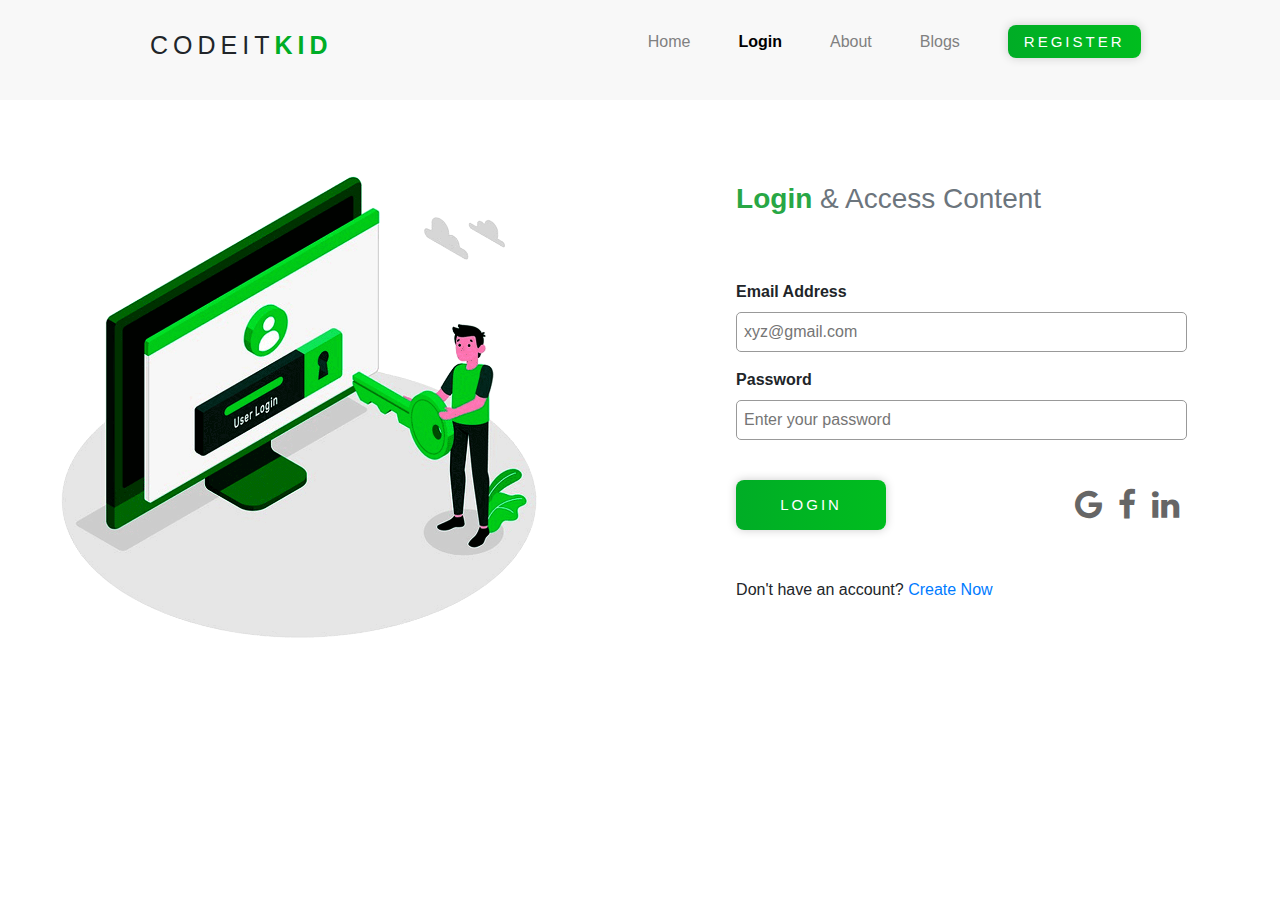
<file: login.html>
<!DOCTYPE html>
<html lang="en">
<head>
    <meta charset="UTF-8">
    <meta name="viewport" content="width=device-width, initial-scale=1.0">
    <title>CODEITKID | Login</title>
    <!-- <link href="https://unpkg.com/tailwindcss@^1.0/dist/tailwind.min.css" rel="stylesheet"> -->
    <link rel="stylesheet" href="https://stackpath.bootstrapcdn.com/bootstrap/4.5.0/css/bootstrap.min.css">
    <link rel="stylesheet" href="index.css">
    <link rel="stylesheet" href="login.css">

    <link rel="stylesheet" href="https://stackpath.bootstrapcdn.com/font-awesome/4.7.0/css/font-awesome.min.css">

</head>
<body>
    <header>
        <nav>
            <div class="container-fluid">
                <div class="row">
                    <div class="col-12 col-md-5 text-center text-md-left pl-md-5">
                        <div class="pl-md-4">
                            <h1 class="pl-md-5">CODEIT<span>KID</span></h1>
                        </div>
                    </div>

                    <div class="col-12 col-md-7">
                    <hr class="my-3 d-md-none">

                        <div class="d-flex justify-content-center align-items-center flex-column flex-lg-row">
                            <ul class="d-flex list-unstyled">
                                <li class="px-4"><a href="index.html">Home</a></li>
                                <li class="px-4 active"><a href="#">Login</a></li>
                                <li class="px-4"><a href="about.html">About</a></li>
                            </ul>

                            <ul class="d-flex list-unstyled">
                              <li class="px-4"><a href="blogs.html">Blogs</a></li>                         

                              <li class="px-4 d-none d-lg-block reg"><a href="index.html#r1" class="btn1 py-2 px-3">Register</a></li>
                              
                          </ul>
                        </div>
                    </div>

                </div>
            </div>
        </nav>
    </header>

    <main>
        <section>
            <div class="container-fluid">
                <div class="row">

                    <div class="col-12 col-md-5 px-5 col-lg-6 d-none d-md-block">
                        <img src = "images/login.png" class="img-fluid py-5 livelap hset" alt="Login">
                    </div>

                    <div class="col-12 col-md-7 col-lg-6 pl-5 align-items-center d-flex mt-5 pt-5 mt-lg-0 pt-lg-0">
                        <div class="row w-100 justify-content-center ">

                            <div class="col-sm-10 col-12 d-flex flex-column">
                                <h3 class="mb-5 text-secondary expand"><span class="font-weight-bold text-success">Login</span> & Access Content</h3>
                            </div>

                            <div class="mt-3 col-sm-10 col-12 d-flex flex-column">
                                <label for="x1" class="font-weight-bold">Email Address</label>
                                <input autocomplete="off" type = "text" id = "x1" placeholder="xyz@gmail.com" class="inputText">                                
                            </div>
        
                            <div class="mt-3 col-sm-10 col-12 d-flex flex-column">
                                <label for="x2" class="font-weight-bold">Password</label>
                                <input autocomplete="off" type = "password" id = "x2" placeholder="Enter your password" class="inputText">                                
                            </div>

                            <div class="mt-3 col-sm-10 col-12 d-flex justify-content-between">
                                <button class="subBtn mt-4 mr-5"> Login </button>
                                <div class="mt-4 d-flex align-items-center social">
                                    <a href=""><i class="fa fa-google fa-2x p-2"></i></a>
                                    <a href=""><i class="fa fa-facebook fa-2x p-2"></i></a>
                                    <a href=""><i class="fa fa-linkedin fa-2x p-2"></i></a>          


                                    
                                </div>
                            </div>

                            <div class="mt-5 col-10 d-flex flex-column">
                                <p>Don't have an account? <span><a href="index.html#r1">Create Now</a></span></p>
                            </div>
                        </div>
                    </div>

                    

                    

                </div>
            </div>
        </section>
    </main>
</body>
</html>
</file>
<file: index.css>
html{
    scroll-behavior : smooth;
    }

nav a{
    color:grey;
}

nav a:hover
{
    text-decoration: none;
    color:rgb(0, 173, 38);
    
}


nav
{
    background-color: rgb(248, 248, 248);
    padding: 30px;
}

nav h1
{
    font-weight: 500;
    display: inline-block;
    font-size: 25px;
    letter-spacing: 5px;
    transition: letter-spacing 0.3s linear;
}

nav h1:hover
{
    letter-spacing: 8px;

}

nav h1 span
{
    font-weight: 700;
    color:rgb(0, 173, 38);
}

nav li
{
    color:grey;
}

nav li:hover
{
    color:rgb(0, 173, 38);
    transform: scale(1.1);

}

nav .active a
{
    font-weight: 600;
    color: #000;
}

/* nav li span
{
    background-color: lightgreen;
    display: inline-block;
    height: 7px;
    width: 12px;
    border-radius: 20px;
    position: relative;
    
    transform: translate(240%,180%);
    text-align: center;
    
} */

.main
{
  
}

.main h2
{
    font-weight: 400;
    color:#666;
    display: inline-block;
    font-size: 35px;
    letter-spacing: 3px;
    transition: letter-spacing 0.3s linear;
}
.main h2:hover
{
    letter-spacing: 5px;
}

.mainImg
{
    height: 330px;
    transition: transform 0.1s linear;
}

.mainImg:hover
{
    transform: scale(1.05);
}

nav .btn1
{
    width: 150px;
    height: 50px;
    border-radius: 8px;
    background:linear-gradient(to left,lime,rgb(0, 173, 38));
    background-size: 500%;
    color:white;
    letter-spacing: 3px;
    text-transform:uppercase;
    font-size: 15px;
    font-weight: 500;
    border:0px;
    box-shadow: 0px 0px 10px #CCC;
    transition: box-shadow 0.1s linear;
    outline: none;

}

.reg a:hover
{
    color:white;
}

.btn1:hover
{
    box-shadow: 0px 0px 30px #CCC !important;
}



.main .btn1
{
    width: 150px;
    height: 50px;
    border-radius: 8px;
    background:linear-gradient(to left,lime,rgb(0, 173, 38));
    background-size: 500%;
    color:white;
    letter-spacing: 3px;
    text-transform:uppercase;
    font-size: 15px;
    font-weight: 500;
    border:0px;
    box-shadow: 0px 0px 10px #CCC;
    transition: transform 0.1s linear;
    outline: none;

}

.main .btn2
{
    width: 150px;
    height: 50px;
    border-radius: 8px;
    background:white;
    background-size: 500%;
    color:gray;
    letter-spacing: 3px;
    border:2px solid  grey;    
    font-size: 15px;
    font-weight: 500;
    transition: transform 0.1s linear;
    outline: none;

}

.main .btn1:hover
{
    animation: a1 4s linear infinite;
    transform: scale(1.1);
}

.main .btn2:hover
{
    border:2px solid  rgb(0, 173, 38);
    transform: scale(1.1);
    box-shadow: 0px 0px 10px #CCC;


    
}

@keyframes a1
{
    0%,100%
    {
        background-position: 0%;
        box-shadow: 0px 0px 10px rgb(0, 173, 38);

    }
    50%
    {
        background-position: 100%;
        box-shadow: 0px 0px 10px lime;
    }
}

.headings
{
    font-weight: 400;
    color:#666;
    display: inline-block;
    font-size: 35px;
    letter-spacing: 3px;
    transition: letter-spacing 0.3s linear;
}

.headings:hover
{
    letter-spacing: 5px;
}

.card:hover
{
    transform: scale(1.1);
    box-shadow: 0px 0px 5px #AAA;
}

.card
{
    transition: transform 0.1s linear;
}

.list
        {
            position: relative;
            display: flex;
            
            
           
            /* overflow: hidden; */
        }

        .list ul
        {
            list-style-type: none;
            color:#666;
            font-family: 'Lucida Sans Unicode';
            position: relative;

        }

        .list ul li
        {
            border-left:4px rgb(0, 173, 38) solid;
            margin: 15px;
            position: relative;  
            left:0px;
            transition: left 0.3s;
        }

        .list ul li:hover
        {
            left:10px;
            border:0px;
            cursor: pointer;
            font-weight: bold;
            transform: scale(1.2);
            color:white;
        }

        .list ul span
        {
            display: inline-block;     
            position: relative;
            padding: 20px;

        }

        .list ul li::before
        {
            content:"";
            position: absolute;    
            width: 0%;
            height: 0%;
            background-color: transparent;
            transition: background 0.5s, width 0.3s;
        }

        .list ul li:hover::before
        {
            background: linear-gradient(to right,green,rgb(0, 206, 0),lime);
            width: 100%;
            height: 100%;
        }

        .linedBcg
        {
            background: #333;
            background: linear-gradient(#111,rgb(27, 27, 27));
            background-size: 20px 30px;
        }

        .light1
        {
            color:#BBB;
        }


       
        .linedBcg .card i
        {
            font-size: 60px;
            color:#696;
        }

       

       

        .list2 li
        {
            border-left:4px rgb(0, 173, 38) solid;
            margin: 5px;
            position: relative;  
            left:0px;
            transition: left 0.3s;
            display: inline-block;

        }

        .list2 li:hover
        {
            left:10px;
            border:0px;
            cursor: pointer;
            font-weight: bold;
            transform: scale(1.2);
            color:#222;
            
        }

        .list2 span
        {
            display: inline-block;     
            position: relative;
            padding: 10px;
            padding-left: 10px;
        }

        .livelap
        {
            transition: transform 0.1s linear;
        }
        .livelap:hover
        {
            transform: scale(1.03);
        }

        .course span
        {
            font-size:18px;
        }

        .course .card:hover
        {
            transform: scale(1.03);
        }

        .course .btn1
        {
            width: 150px;
            height: 50px;
            border-radius: 8px;
            background:linear-gradient(to left,lime,rgb(0, 173, 38));
            background-size: 500%;
            color:white;
            letter-spacing: 3px;
            text-transform:uppercase;
            font-size: 15px;
            font-weight: 500;
            border:0px;
            box-shadow: 0px 0px 10px #CCC;
            transition: transform 0.1s linear;
            outline: none;

        }
        .course .btn2
        {
            width: 150px;
            height: 50px;
            border-radius: 8px;
            background:#666;
            background-size: 500%;
            color:white;
            letter-spacing: 3px;
            border:0px solid  grey;    
            font-size: 15px;
            font-weight: 500;
            transition: transform 0.1s linear;
            outline: none;

        }

        .course .btn2:hover, .course .btn1:hover
        {
            box-shadow: 0px 0px 5px #555;
            transform: scale(1.1);
        }
        .course .card
        {
            border: 2px grey solid;
            border-radius: 5px;
        }

        .popu 
        {
            border: 2px rgb(0, 179, 0) solid !important;
        }

        .inputText
        {
            min-height: 40px;
            border-radius: 5px;
            border:1.5px #999 solid;
            text-indent: 5px;
            outline: 0px;
            transition: transform 0.2s linear;

        }

        .inputText:hover
        {
            border:1.5px rgb(0, 170, 0) solid;
        }

        .inputText:focus
        {
            border:1.5px rgb(0, 170, 0) solid;
            box-shadow: 0px 0px 5px rgb(0, 170, 0);
            transform: scale(1.03);
        }

        select option
        {
            padding: 10px;
            position: relative;
        }

        


       

        select option:hover
        {
            color:white;
            font-weight: 600;
            background-color:rgb(0, 170, 0) ;
        }

        .subBtn
        {
            width: 150px;
            height: 50px;
            border-radius: 8px;
            background:linear-gradient(to left,lime,rgb(0, 173, 38));
            background-size: 500%;
            color:white;
            letter-spacing: 3px;
            text-transform:uppercase;
            font-size: 15px;
            font-weight: 500;
            border:0px;
            box-shadow: 0px 0px 10px #CCC;
            transition: transform 0.1s linear;
            outline: none;

        }

        .subBtn:focus
        {
            outline: none;
        }

        .subBtn:hover
        {
            box-shadow: 0px 0px 5px #555;
            transform: scale(1.1);
        }

        .linedBcg2, .linedBcg3
        {
            background: #333;
            background: linear-gradient(#111,rgb(27, 27, 27));
            background-size: 20px 30px;
        }

        .linedBcg2 .card:hover, .linedBcg3 .card:hover
        {
            transform: scale(1.03);
        }

        .linedBcg2 .card .btn2
        {
            width: 150px;
            height: 50px;
            border-radius: 8px;
            background:white;
            background-size: 500%;
            color:gray;
            letter-spacing: 3px;
            border:2px solid  grey;    
            font-size: 15px;
            font-weight: 500;
            transition: transform 0.1s linear;
            outline: none;

        }

        .linedBcg2 .card .btn2:hover
        {
            background-color: rgb(0, 170, 0);
            color:white;
            border:0px;
            transform: scale(1.03);
        }

        .linedBcg2 .btn1
        {
            width: 150px;
            height: 50px;
            border-radius: 8px;
            background:linear-gradient(to left,lime,rgb(0, 173, 38));
            background-size: 500%;
            color:white;
            letter-spacing: 3px;
            text-transform:uppercase;
            font-size: 15px;
            font-weight: 500;
            border:0px;
            box-shadow: 0px 0px 10px green;
            transition: transform 0.1s linear;
            outline: none;

        }

        .shad:hover
        {
            transform: scale(1.1);
            box-shadow: 0px 0px 20px lime !important;

        }

        .createBtn
        {
            width: 150px;
            height: 50px;
            border-radius: 8px;
            background:linear-gradient(to left,lime,rgb(0, 173, 38));
            background-size: 500%;
            color:white;
            letter-spacing: 3px;
            text-transform:uppercase;
            font-size: 15px;
            font-weight: 500;
            border:0px;
            box-shadow: 0px 0px 5px #CCC;
            transition: transform 0.1s linear;
            outline: none;

        }

        .createBtn:hover
        {
            transform: scale(1.1);
        }

        .createBtn:focus
        {   
            outline: none;

        }
        footer h5, footer a
        {
            transition: transform 0.2s linear, letter-spacing 0.2s linear;
        }

        footer h5:hover
        {
            transform: scale(1.01);
            letter-spacing: 1px;
        }

        footer a:hover
        {
            transform: scale(1.05);
            font-weight: bold;

        }

       


      







        


@media screen and (max-width:500px)
{
    .list, .list2
    {
        transform: translateX(-20px);
    }
}
</file>
<file: login.css>
.hset
{
    height: 600px;
}

.expand
{
    transition: letter-spacing 0.2s linear;
}

.expand:hover
{
    letter-spacing: 0.5px;
}

.social a 
{
   transition: transform 0.2s linear;
   color:#666;
}

.social a:hover
{
    transform: scale(1.1);
    color:royalblue;
    text-shadow: 0px 0px 8px lightblue;
} 


@media screen and (max-width:992px)
{
    .hset
    {
        margin-top: 50px;
        height: 500px;
    }
}
nav .btn1
{
    width: 150px;
    height: 50px;
    border-radius: 8px;
    background:linear-gradient(to left,lime,rgb(0, 173, 38));
    background-size: 500%;
    color:white;
    letter-spacing: 3px;
    text-transform:uppercase;
    font-size: 15px;
    font-weight: 500;
    border:0px;
    box-shadow: 0px 0px 10px #CCC;
    transition: box-shadow 0.1s linear;
    outline: none;

}

.reg a:hover
{
    color:white;
}

.btn1:hover
{
    box-shadow: 0px 0px 30px #CCC !important;
}


@media screen and (max-width:850px)
{
    .hset
    {
        margin-top: 50px;
        height: 350px;
    }
}
</file>
